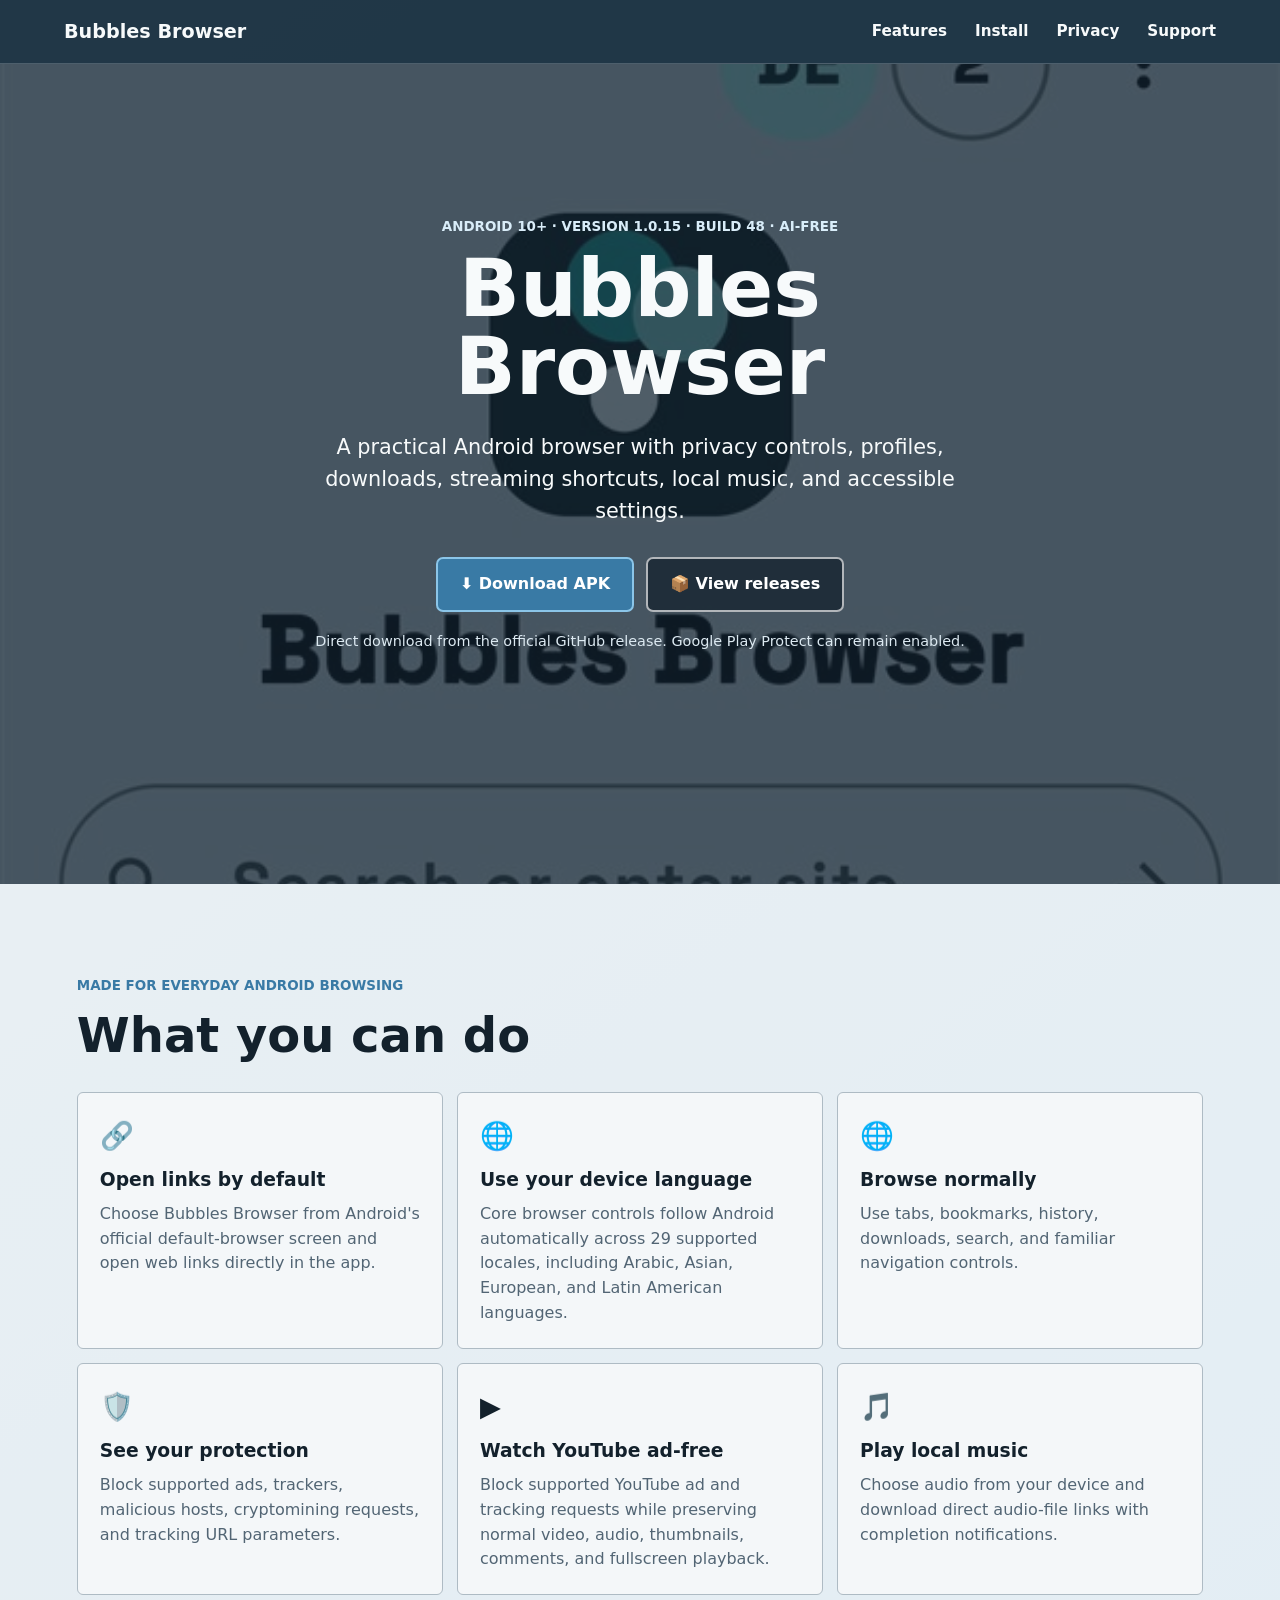
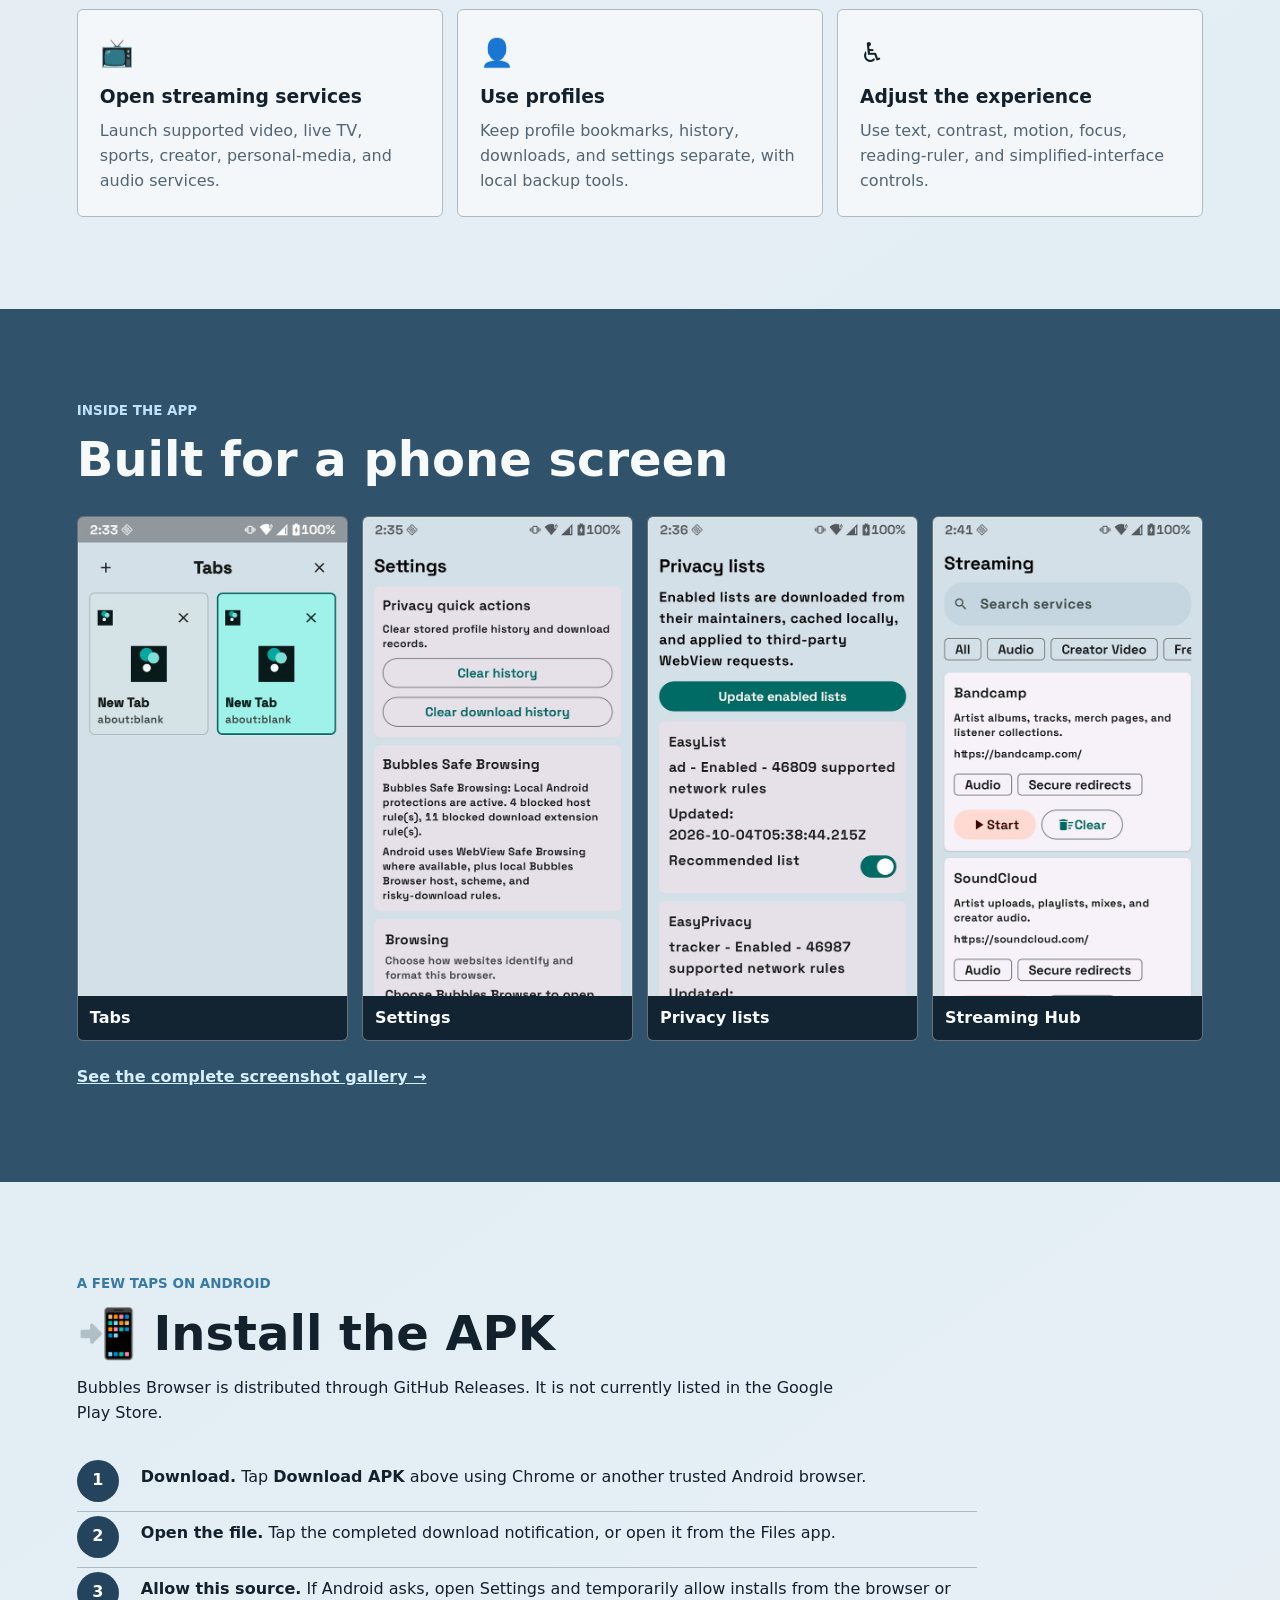
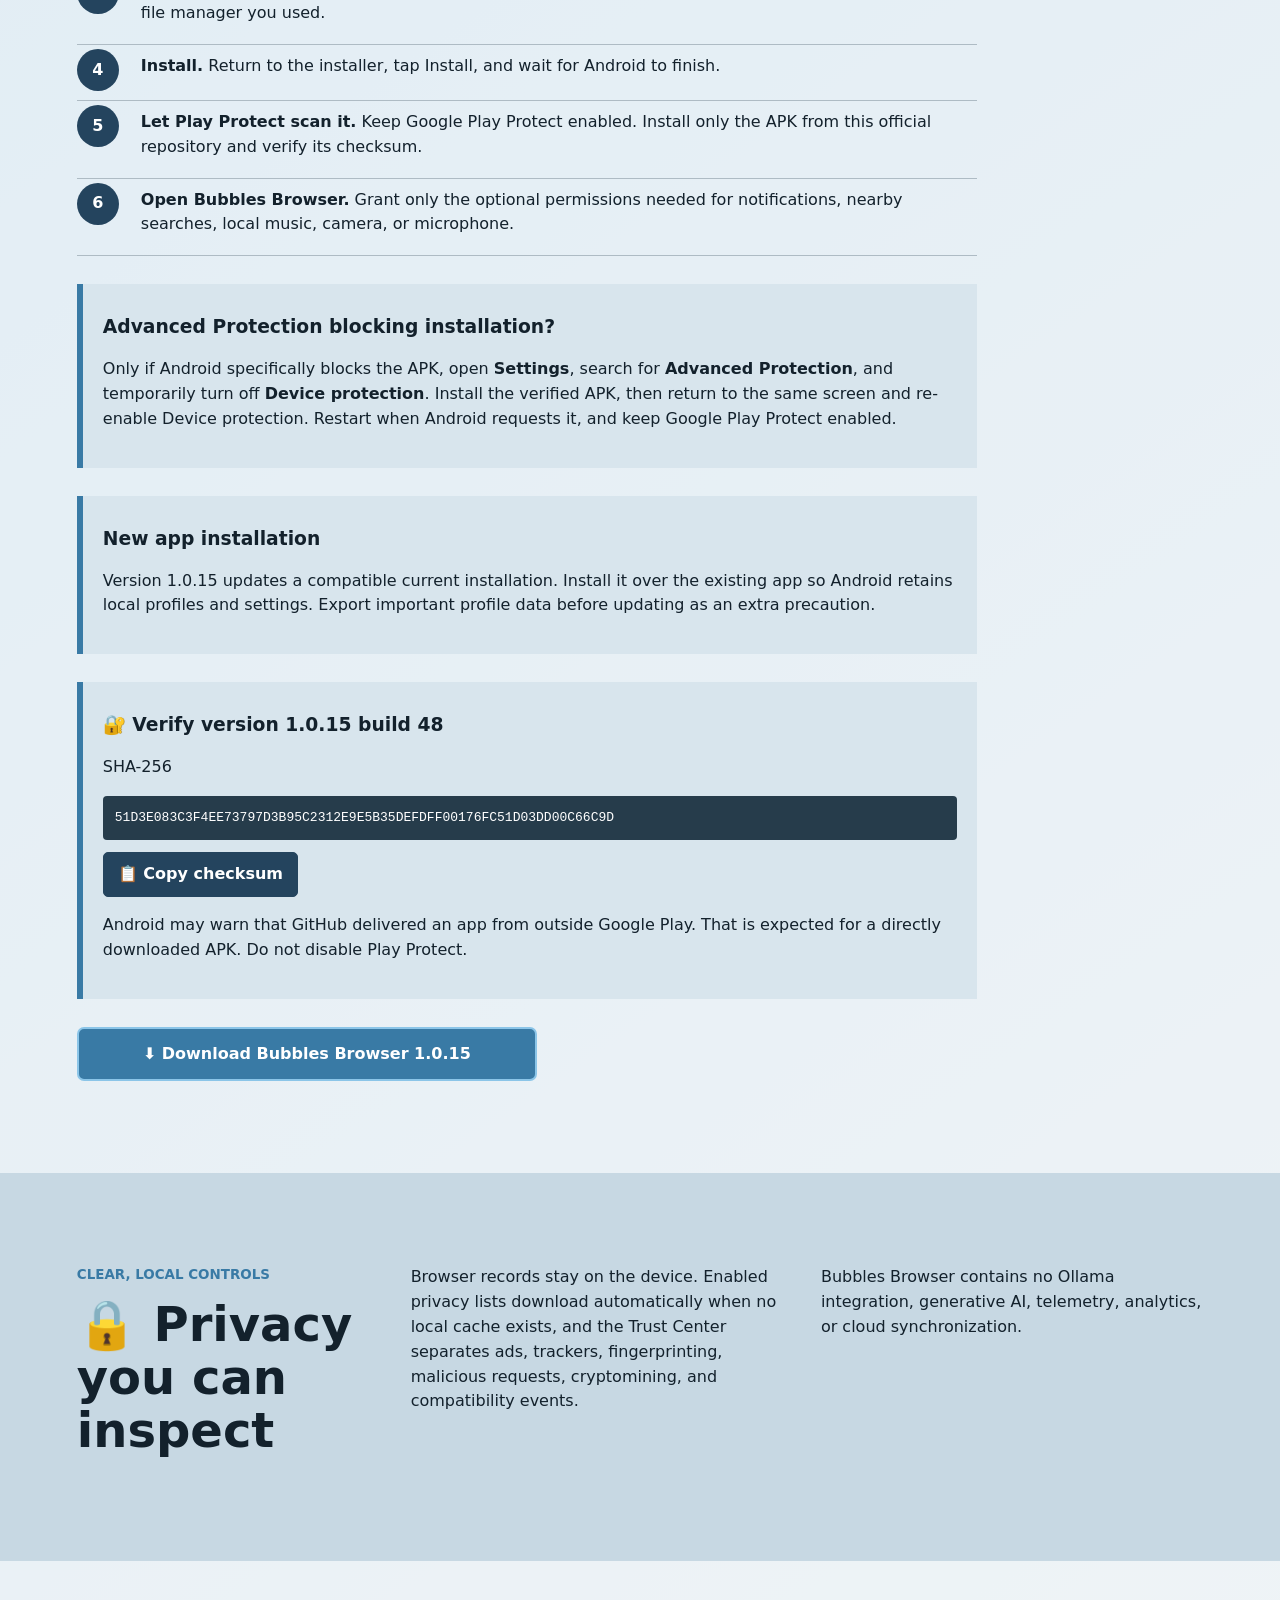
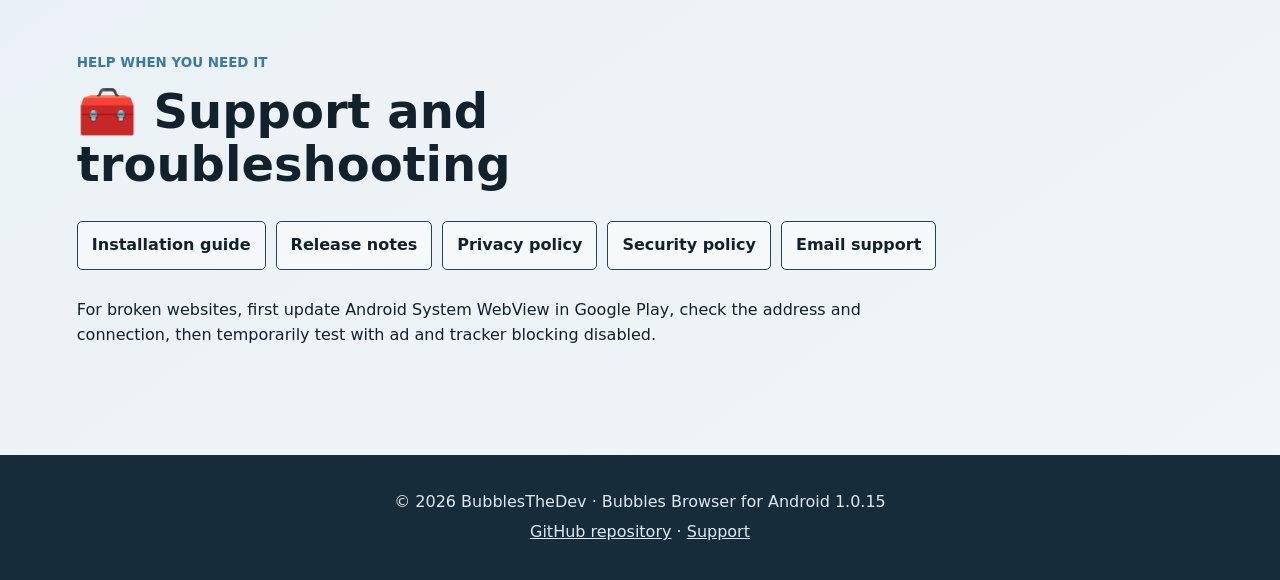
<file: index.html>
<!doctype html>
<html lang="en">
<head>
  <meta charset="utf-8">
  <meta name="viewport" content="width=device-width, initial-scale=1">
  <meta name="theme-color" content="#304d66">
  <meta name="description" content="Download Bubbles Browser for Android, an AI-free browser with privacy controls, media tools, profiles, and accessible settings.">
  <title>Bubbles Browser for Android</title>
  <link rel="manifest" href="site.webmanifest">
  <link rel="stylesheet" href="site.css">
  <script src="site.js" defer></script>
</head>
<body>
  <header class="site-header">
    <a class="brand" href="#top" aria-label="Bubbles Browser home">Bubbles Browser</a>
    <nav aria-label="Main navigation">
      <a href="#features">Features</a>
      <a href="#install">Install</a>
      <a href="privacy.html">Privacy</a>
      <a href="#support">Support</a>
    </nav>
  </header>

  <main id="top">
    <section class="hero" aria-labelledby="hero-title">
      <img src="docs/screenshots/01-home.jpg" alt="Bubbles Browser home screen on Android">
      <div class="hero-shade" aria-hidden="true"></div>
      <div class="hero-content">
        <p class="version">Android 10+ · Version 1.0.15 · Build 48 · AI-free</p>
        <h1 id="hero-title">Bubbles Browser</h1>
        <p>A practical Android browser with privacy controls, profiles, downloads, streaming shortcuts, local music, and accessible settings.</p>
        <div class="hero-actions">
          <a class="button primary" href="https://github.com/KernFerm/Bubbles-Browser-Android/releases/latest/download/Bubbles-Browser-Android-v1.0.15.apk">⬇️ Download APK</a>
          <a class="button secondary" href="https://github.com/KernFerm/Bubbles-Browser-Android/releases">📦 View releases</a>
        </div>
        <p class="hero-note">Direct download from the official GitHub release. Google Play Protect can remain enabled.</p>
      </div>
    </section>

    <section class="intro" id="features" aria-labelledby="features-title">
      <div class="section-heading">
        <p class="eyebrow">Made for everyday Android browsing</p>
        <h2 id="features-title">What you can do</h2>
      </div>
      <div class="feature-grid">
        <article><span aria-hidden="true">&#128279;</span><h3>Open links by default</h3><p>Choose Bubbles Browser from Android's official default-browser screen and open web links directly in the app.</p></article>
        <article><span aria-hidden="true">&#127760;</span><h3>Use your device language</h3><p>Core browser controls follow Android automatically across 29 supported locales, including Arabic, Asian, European, and Latin American languages.</p></article>
        <article><span aria-hidden="true">🌐</span><h3>Browse normally</h3><p>Use tabs, bookmarks, history, downloads, search, and familiar navigation controls.</p></article>
        <article><span aria-hidden="true">🛡️</span><h3>See your protection</h3><p>Block supported ads, trackers, malicious hosts, cryptomining requests, and tracking URL parameters.</p></article>
        <article><span aria-hidden="true">▶️</span><h3>Watch YouTube ad-free</h3><p>Block supported YouTube ad and tracking requests while preserving normal video, audio, thumbnails, comments, and fullscreen playback.</p></article>
        <article><span aria-hidden="true">🎵</span><h3>Play local music</h3><p>Choose audio from your device and download direct audio-file links with completion notifications.</p></article>
        <article><span aria-hidden="true">📺</span><h3>Open streaming services</h3><p>Launch supported video, live TV, sports, creator, personal-media, and audio services.</p></article>
        <article><span aria-hidden="true">👤</span><h3>Use profiles</h3><p>Keep profile bookmarks, history, downloads, and settings separate, with local backup tools.</p></article>
        <article><span aria-hidden="true">♿</span><h3>Adjust the experience</h3><p>Use text, contrast, motion, focus, reading-ruler, and simplified-interface controls.</p></article>
      </div>
    </section>

    <section class="screens" aria-labelledby="screens-title">
      <div class="section-heading">
        <p class="eyebrow">Inside the app</p>
        <h2 id="screens-title">Built for a phone screen</h2>
      </div>
      <div class="screen-strip">
        <figure><img loading="lazy" src="docs/screenshots/02-tabs.jpg" alt="Bubbles Browser tab manager"><figcaption>Tabs</figcaption></figure>
        <figure><img loading="lazy" src="docs/screenshots/09-settings-overview.jpg" alt="Bubbles Browser settings"><figcaption>Settings</figcaption></figure>
        <figure><img loading="lazy" src="docs/screenshots/13-privacy-lists.jpg" alt="Privacy lists in Bubbles Browser"><figcaption>Privacy lists</figcaption></figure>
        <figure><img loading="lazy" src="docs/screenshots/20-streaming-hub.jpg" alt="Streaming Hub in Bubbles Browser"><figcaption>Streaming Hub</figcaption></figure>
      </div>
      <a class="text-link" href="screenshots/">See the complete screenshot gallery →</a>
    </section>

    <section class="install" id="install" aria-labelledby="install-title">
      <div class="section-heading">
        <p class="eyebrow">A few taps on Android</p>
        <h2 id="install-title">📲 Install the APK</h2>
        <p>Bubbles Browser is distributed through GitHub Releases. It is not currently listed in the Google Play Store.</p>
      </div>
      <ol class="steps">
        <li><strong>Download.</strong> Tap <b>Download APK</b> above using Chrome or another trusted Android browser.</li>
        <li><strong>Open the file.</strong> Tap the completed download notification, or open it from the Files app.</li>
        <li><strong>Allow this source.</strong> If Android asks, open Settings and temporarily allow installs from the browser or file manager you used.</li>
        <li><strong>Install.</strong> Return to the installer, tap Install, and wait for Android to finish.</li>
        <li><strong>Let Play Protect scan it.</strong> Keep Google Play Protect enabled. Install only the APK from this official repository and verify its checksum.</li>
        <li><strong>Open Bubbles Browser.</strong> Grant only the optional permissions needed for notifications, nearby searches, local music, camera, or microphone.</li>
      </ol>
      <aside class="notice">
        <h3>Advanced Protection blocking installation?</h3>
        <p>Only if Android specifically blocks the APK, open <strong>Settings</strong>, search for <strong>Advanced Protection</strong>, and temporarily turn off <strong>Device protection</strong>. Install the verified APK, then return to the same screen and re-enable Device protection. Restart when Android requests it, and keep Google Play Protect enabled.</p>
      </aside>
      <aside class="notice">
        <h3>New app installation</h3>
        <p>Version 1.0.15 updates a compatible current installation. Install it over the existing app so Android retains local profiles and settings. Export important profile data before updating as an extra precaution.</p>
      </aside>
      <aside class="notice">
        <h3>🔐 Verify version 1.0.15 build 48</h3>
        <p>SHA-256</p>
        <code id="apk-checksum">51D3E083C3F4EE73797D3B95C2312E9E5B35DEFDFF00176FC51D03DD00C66C9D</code>
        <button class="copy-button" type="button" data-copy-target="apk-checksum">📋 Copy checksum</button>
        <span class="copy-status" role="status" aria-live="polite"></span>
        <p>Android may warn that GitHub delivered an app from outside Google Play. That is expected for a directly downloaded APK. Do not disable Play Protect.</p>
      </aside>
      <a class="button primary standalone" href="https://github.com/KernFerm/Bubbles-Browser-Android/releases/latest/download/Bubbles-Browser-Android-v1.0.15.apk">⬇️ Download Bubbles Browser 1.0.15</a>
    </section>

    <section class="privacy" aria-labelledby="privacy-title">
      <div>
        <p class="eyebrow">Clear, local controls</p>
        <h2 id="privacy-title">🔒 Privacy you can inspect</h2>
      </div>
      <p>Browser records stay on the device. Enabled privacy lists download automatically when no local cache exists, and the Trust Center separates ads, trackers, fingerprinting, malicious requests, cryptomining, and compatibility events.</p>
      <p>Bubbles Browser contains no Ollama integration, generative AI, telemetry, analytics, or cloud synchronization.</p>
    </section>

    <section class="support" id="support" aria-labelledby="support-title">
      <div class="section-heading">
        <p class="eyebrow">Help when you need it</p>
        <h2 id="support-title">🧰 Support and troubleshooting</h2>
      </div>
      <div class="support-links">
        <a href="docs/INSTALLATION.md">Installation guide</a>
        <a href="docs/RELEASE.md">Release notes</a>
        <a href="privacy.html">Privacy policy</a>
        <a href="SECURITY.md">Security policy</a>
        <a href="mailto:support.bubblesthedev.webbrowser@gmail.com">Email support</a>
      </div>
      <p>For broken websites, first update Android System WebView in Google Play, check the address and connection, then temporarily test with ad and tracker blocking disabled.</p>
    </section>
  </main>

  <footer>
    <p>© <span id="current-year">2026</span> BubblesTheDev · Bubbles Browser for Android 1.0.15</p>
    <p><a href="https://github.com/KernFerm/Bubbles-Browser-Android">GitHub repository</a> · <a href="mailto:support.bubblesthedev.webbrowser@gmail.com">Support</a></p>
  </footer>
</body>
</html>
</file>
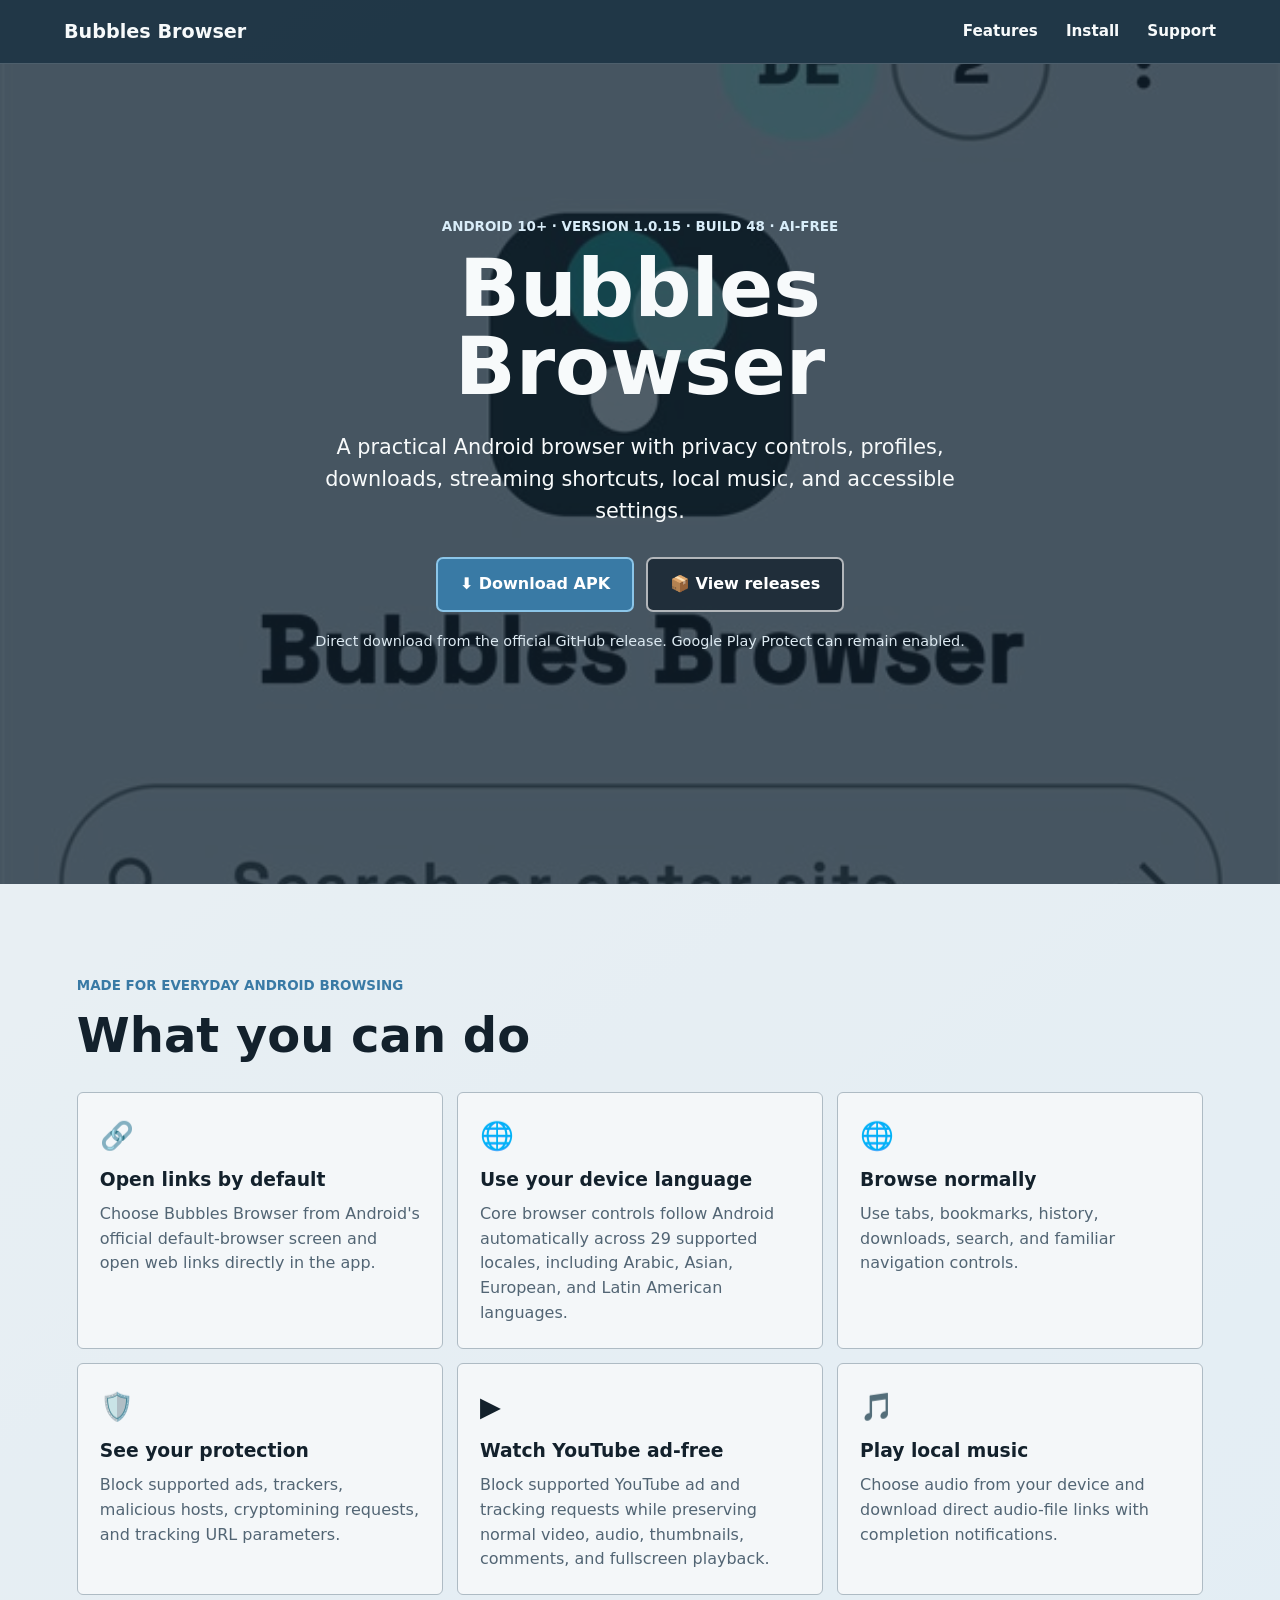
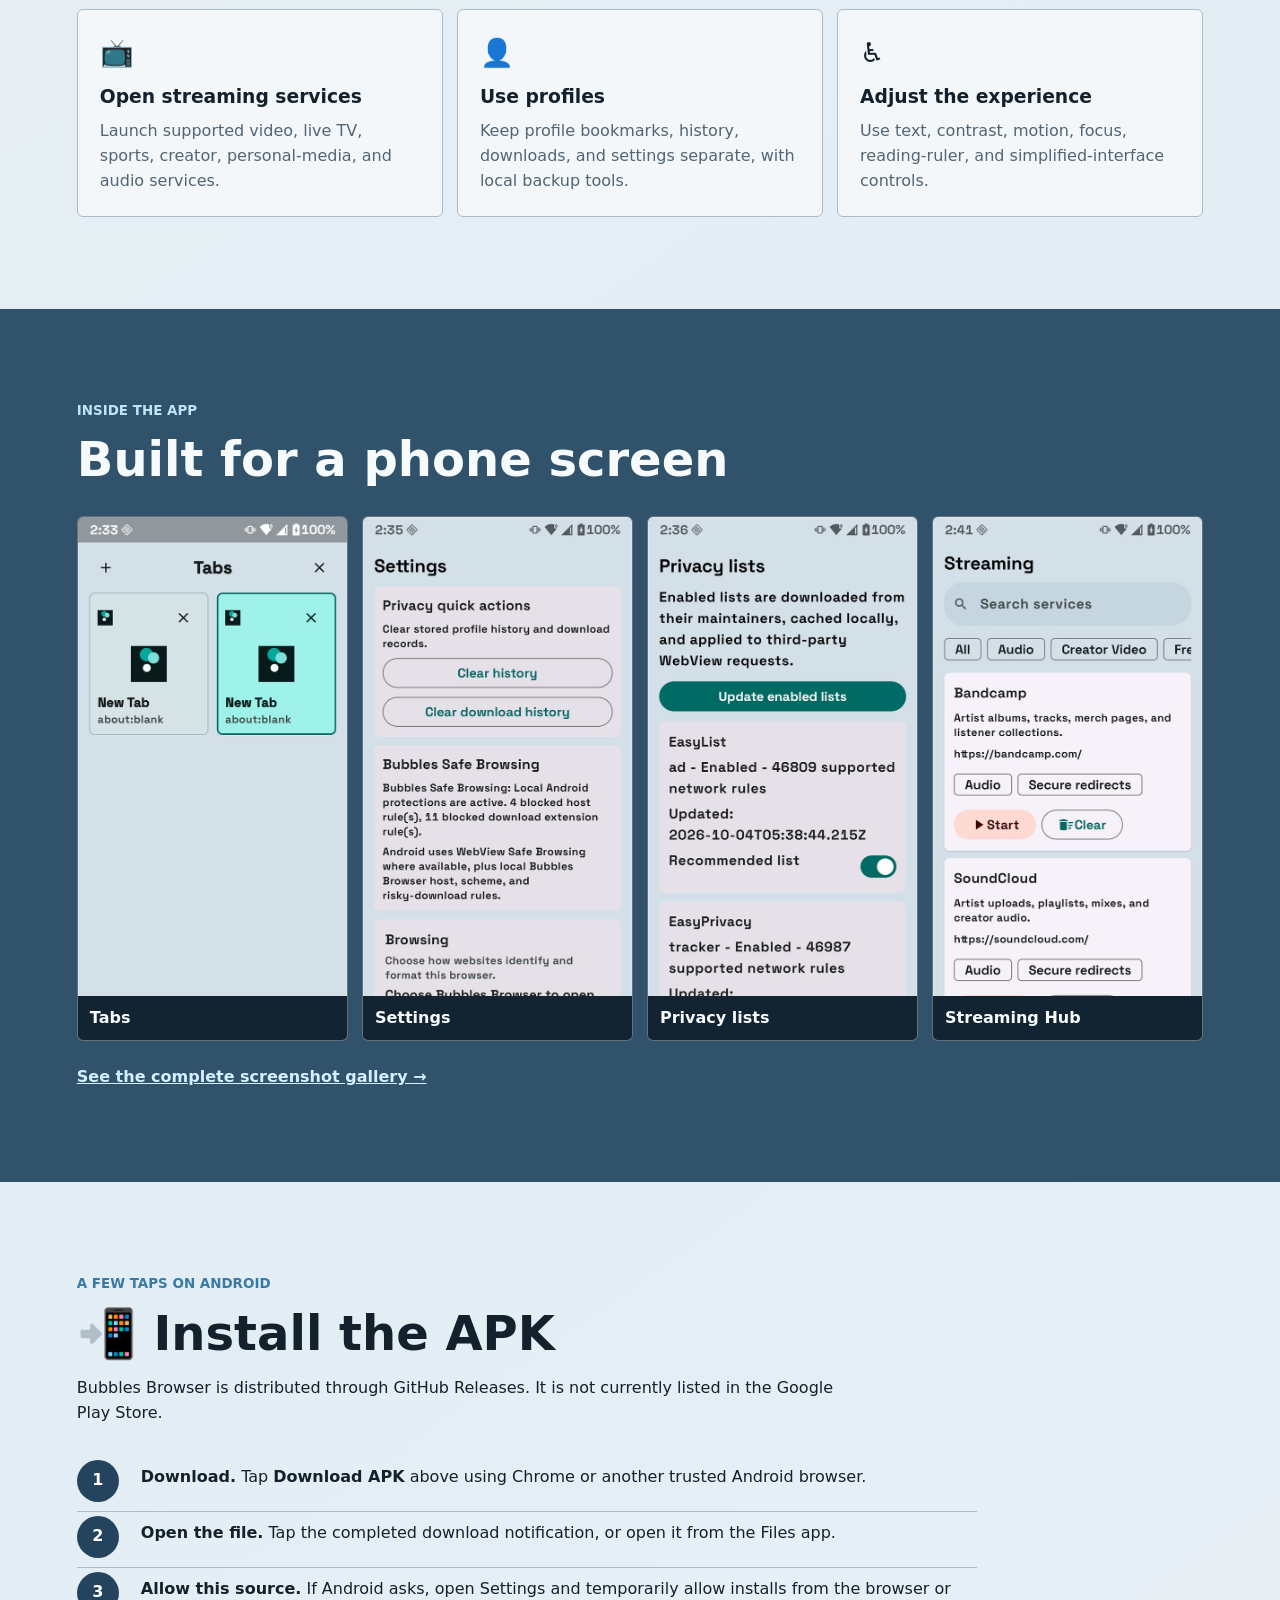
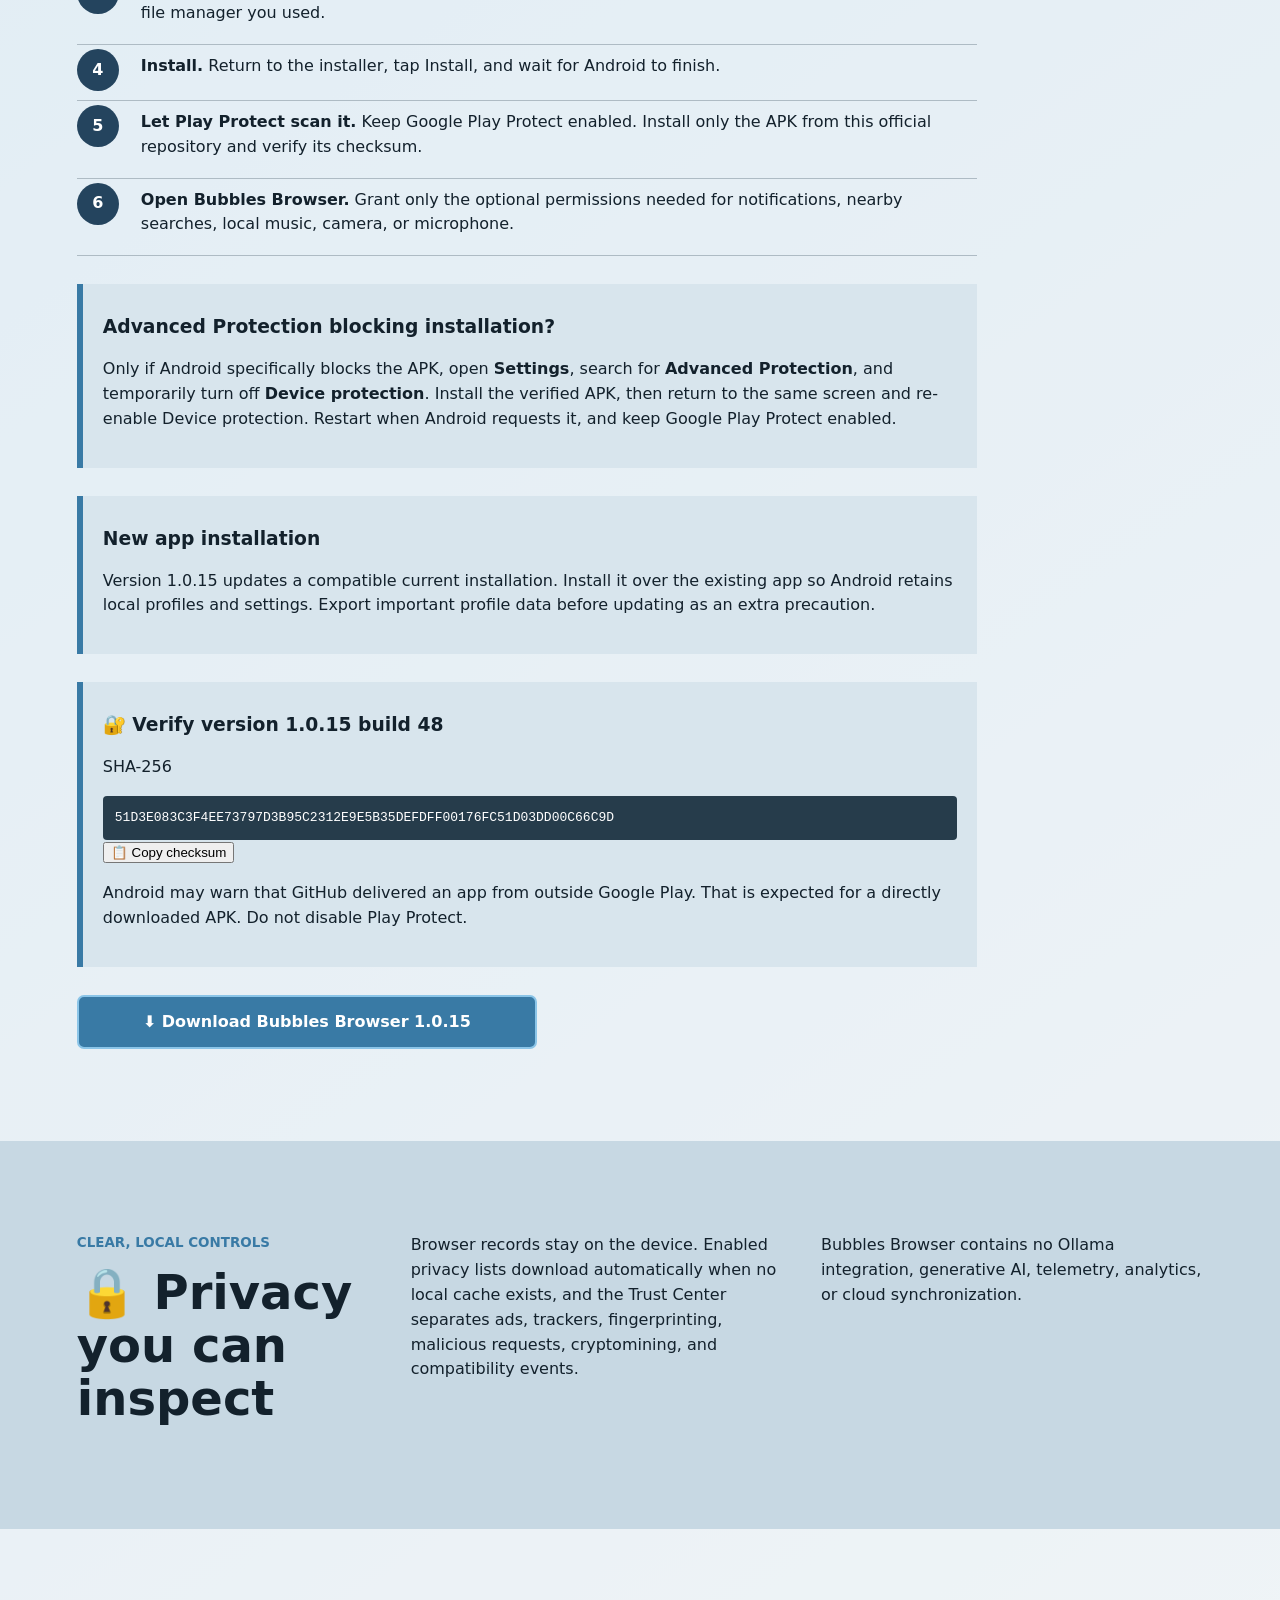
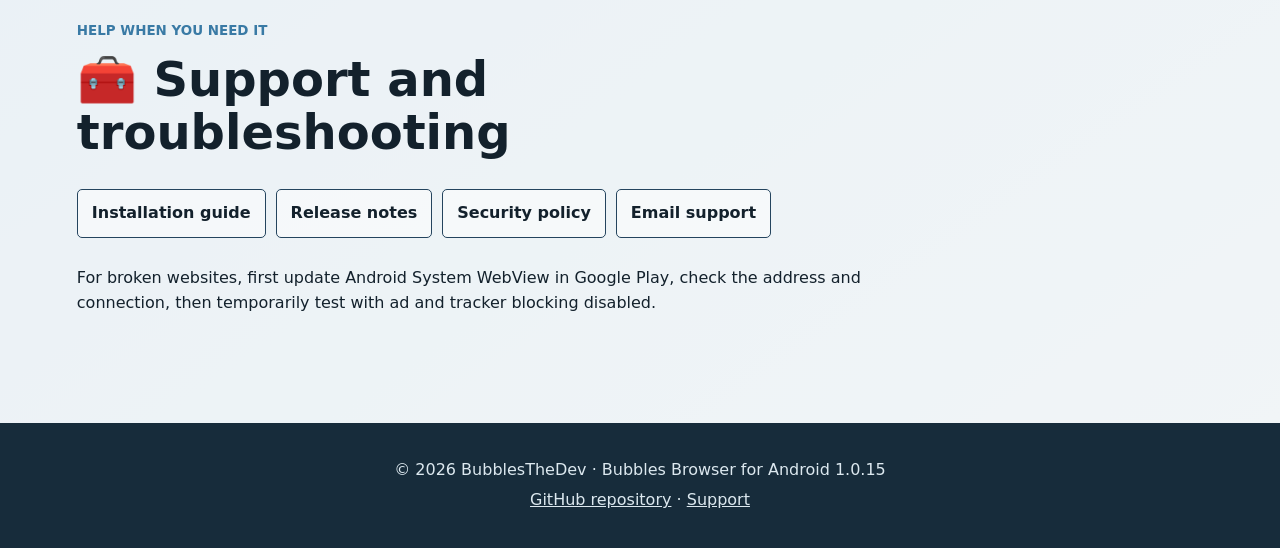
<file: docs/index.html>
<!doctype html>
<html lang="en">
<head>
  <meta charset="utf-8">
  <meta name="viewport" content="width=device-width, initial-scale=1">
  <meta name="theme-color" content="#304d66">
  <meta name="description" content="Download Bubbles Browser for Android, an AI-free browser with privacy controls, media tools, profiles, and accessible settings.">
  <title>Bubbles Browser for Android</title>
  <link rel="manifest" href="site.webmanifest">
  <link rel="stylesheet" href="site.css">
  <script src="site.js" defer></script>
</head>
<body>
  <header class="site-header">
    <a class="brand" href="#top" aria-label="Bubbles Browser home">Bubbles Browser</a>
    <nav aria-label="Main navigation">
      <a href="#features">Features</a>
      <a href="#install">Install</a>
      <a href="#support">Support</a>
    </nav>
  </header>

  <main id="top">
    <section class="hero" aria-labelledby="hero-title">
      <img src="screenshots/01-home.jpg" alt="Bubbles Browser home screen on Android">
      <div class="hero-shade" aria-hidden="true"></div>
      <div class="hero-content">
        <p class="version">Android 10+ · Version 1.0.15 · Build 48 · AI-free</p>
        <h1 id="hero-title">Bubbles Browser</h1>
        <p>A practical Android browser with privacy controls, profiles, downloads, streaming shortcuts, local music, and accessible settings.</p>
        <div class="hero-actions">
          <a class="button primary" href="https://github.com/KernFerm/Bubbles-Browser-Android/releases/latest/download/Bubbles-Browser-Android-v1.0.15.apk">⬇️ Download APK</a>
          <a class="button secondary" href="https://github.com/KernFerm/Bubbles-Browser-Android/releases">📦 View releases</a>
        </div>
        <p class="hero-note">Direct download from the official GitHub release. Google Play Protect can remain enabled.</p>
      </div>
    </section>

    <section class="intro" id="features" aria-labelledby="features-title">
      <div class="section-heading">
        <p class="eyebrow">Made for everyday Android browsing</p>
        <h2 id="features-title">What you can do</h2>
      </div>
      <div class="feature-grid">
        <article><span aria-hidden="true">&#128279;</span><h3>Open links by default</h3><p>Choose Bubbles Browser from Android's official default-browser screen and open web links directly in the app.</p></article>
        <article><span aria-hidden="true">&#127760;</span><h3>Use your device language</h3><p>Core browser controls follow Android automatically across 29 supported locales, including Arabic, Asian, European, and Latin American languages.</p></article>
        <article><span aria-hidden="true">🌐</span><h3>Browse normally</h3><p>Use tabs, bookmarks, history, downloads, search, and familiar navigation controls.</p></article>
        <article><span aria-hidden="true">🛡️</span><h3>See your protection</h3><p>Block supported ads, trackers, malicious hosts, cryptomining requests, and tracking URL parameters.</p></article>
        <article><span aria-hidden="true">▶️</span><h3>Watch YouTube ad-free</h3><p>Block supported YouTube ad and tracking requests while preserving normal video, audio, thumbnails, comments, and fullscreen playback.</p></article>
        <article><span aria-hidden="true">🎵</span><h3>Play local music</h3><p>Choose audio from your device and download direct audio-file links with completion notifications.</p></article>
        <article><span aria-hidden="true">📺</span><h3>Open streaming services</h3><p>Launch supported video, live TV, sports, creator, personal-media, and audio services.</p></article>
        <article><span aria-hidden="true">👤</span><h3>Use profiles</h3><p>Keep profile bookmarks, history, downloads, and settings separate, with local backup tools.</p></article>
        <article><span aria-hidden="true">♿</span><h3>Adjust the experience</h3><p>Use text, contrast, motion, focus, reading-ruler, and simplified-interface controls.</p></article>
      </div>
    </section>

    <section class="screens" aria-labelledby="screens-title">
      <div class="section-heading">
        <p class="eyebrow">Inside the app</p>
        <h2 id="screens-title">Built for a phone screen</h2>
      </div>
      <div class="screen-strip">
        <figure><img loading="lazy" src="screenshots/02-tabs.jpg" alt="Bubbles Browser tab manager"><figcaption>Tabs</figcaption></figure>
        <figure><img loading="lazy" src="screenshots/09-settings-overview.jpg" alt="Bubbles Browser settings"><figcaption>Settings</figcaption></figure>
        <figure><img loading="lazy" src="screenshots/13-privacy-lists.jpg" alt="Privacy lists in Bubbles Browser"><figcaption>Privacy lists</figcaption></figure>
        <figure><img loading="lazy" src="screenshots/20-streaming-hub.jpg" alt="Streaming Hub in Bubbles Browser"><figcaption>Streaming Hub</figcaption></figure>
      </div>
      <a class="text-link" href="screenshots/">See the complete screenshot gallery →</a>
    </section>

    <section class="install" id="install" aria-labelledby="install-title">
      <div class="section-heading">
        <p class="eyebrow">A few taps on Android</p>
        <h2 id="install-title">📲 Install the APK</h2>
        <p>Bubbles Browser is distributed through GitHub Releases. It is not currently listed in the Google Play Store.</p>
      </div>
      <ol class="steps">
        <li><strong>Download.</strong> Tap <b>Download APK</b> above using Chrome or another trusted Android browser.</li>
        <li><strong>Open the file.</strong> Tap the completed download notification, or open it from the Files app.</li>
        <li><strong>Allow this source.</strong> If Android asks, open Settings and temporarily allow installs from the browser or file manager you used.</li>
        <li><strong>Install.</strong> Return to the installer, tap Install, and wait for Android to finish.</li>
        <li><strong>Let Play Protect scan it.</strong> Keep Google Play Protect enabled. Install only the APK from this official repository and verify its checksum.</li>
        <li><strong>Open Bubbles Browser.</strong> Grant only the optional permissions needed for notifications, nearby searches, local music, camera, or microphone.</li>
      </ol>
      <aside class="notice">
        <h3>Advanced Protection blocking installation?</h3>
        <p>Only if Android specifically blocks the APK, open <strong>Settings</strong>, search for <strong>Advanced Protection</strong>, and temporarily turn off <strong>Device protection</strong>. Install the verified APK, then return to the same screen and re-enable Device protection. Restart when Android requests it, and keep Google Play Protect enabled.</p>
      </aside>
      <aside class="notice">
        <h3>New app installation</h3>
        <p>Version 1.0.15 updates a compatible current installation. Install it over the existing app so Android retains local profiles and settings. Export important profile data before updating as an extra precaution.</p>
      </aside>
      <aside class="notice">
        <h3>🔐 Verify version 1.0.15 build 48</h3>
        <p>SHA-256</p>
        <code id="apk-checksum">51D3E083C3F4EE73797D3B95C2312E9E5B35DEFDFF00176FC51D03DD00C66C9D</code>
        <button class="copy-button" type="button" data-copy-target="apk-checksum">📋 Copy checksum</button>
        <span class="copy-status" role="status" aria-live="polite"></span>
        <p>Android may warn that GitHub delivered an app from outside Google Play. That is expected for a directly downloaded APK. Do not disable Play Protect.</p>
      </aside>
      <a class="button primary standalone" href="https://github.com/KernFerm/Bubbles-Browser-Android/releases/latest/download/Bubbles-Browser-Android-v1.0.15.apk">⬇️ Download Bubbles Browser 1.0.15</a>
    </section>

    <section class="privacy" aria-labelledby="privacy-title">
      <div>
        <p class="eyebrow">Clear, local controls</p>
        <h2 id="privacy-title">🔒 Privacy you can inspect</h2>
      </div>
      <p>Browser records stay on the device. Enabled privacy lists download automatically when no local cache exists, and the Trust Center separates ads, trackers, fingerprinting, malicious requests, cryptomining, and compatibility events.</p>
      <p>Bubbles Browser contains no Ollama integration, generative AI, telemetry, analytics, or cloud synchronization.</p>
    </section>

    <section class="support" id="support" aria-labelledby="support-title">
      <div class="section-heading">
        <p class="eyebrow">Help when you need it</p>
        <h2 id="support-title">🧰 Support and troubleshooting</h2>
      </div>
      <div class="support-links">
        <a href="INSTALLATION.md">Installation guide</a>
        <a href="RELEASE.md">Release notes</a>
        <a href="SECURITY.md">Security policy</a>
        <a href="mailto:support.bubblesthedev.webbrowser@gmail.com">Email support</a>
      </div>
      <p>For broken websites, first update Android System WebView in Google Play, check the address and connection, then temporarily test with ad and tracker blocking disabled.</p>
    </section>
  </main>

  <footer>
    <p>© <span id="current-year">2026</span> BubblesTheDev · Bubbles Browser for Android 1.0.15</p>
    <p><a href="https://github.com/KernFerm/Bubbles-Browser-Android">GitHub repository</a> · <a href="mailto:support.bubblesthedev.webbrowser@gmail.com">Support</a></p>
  </footer>
</body>
</html>
</file>
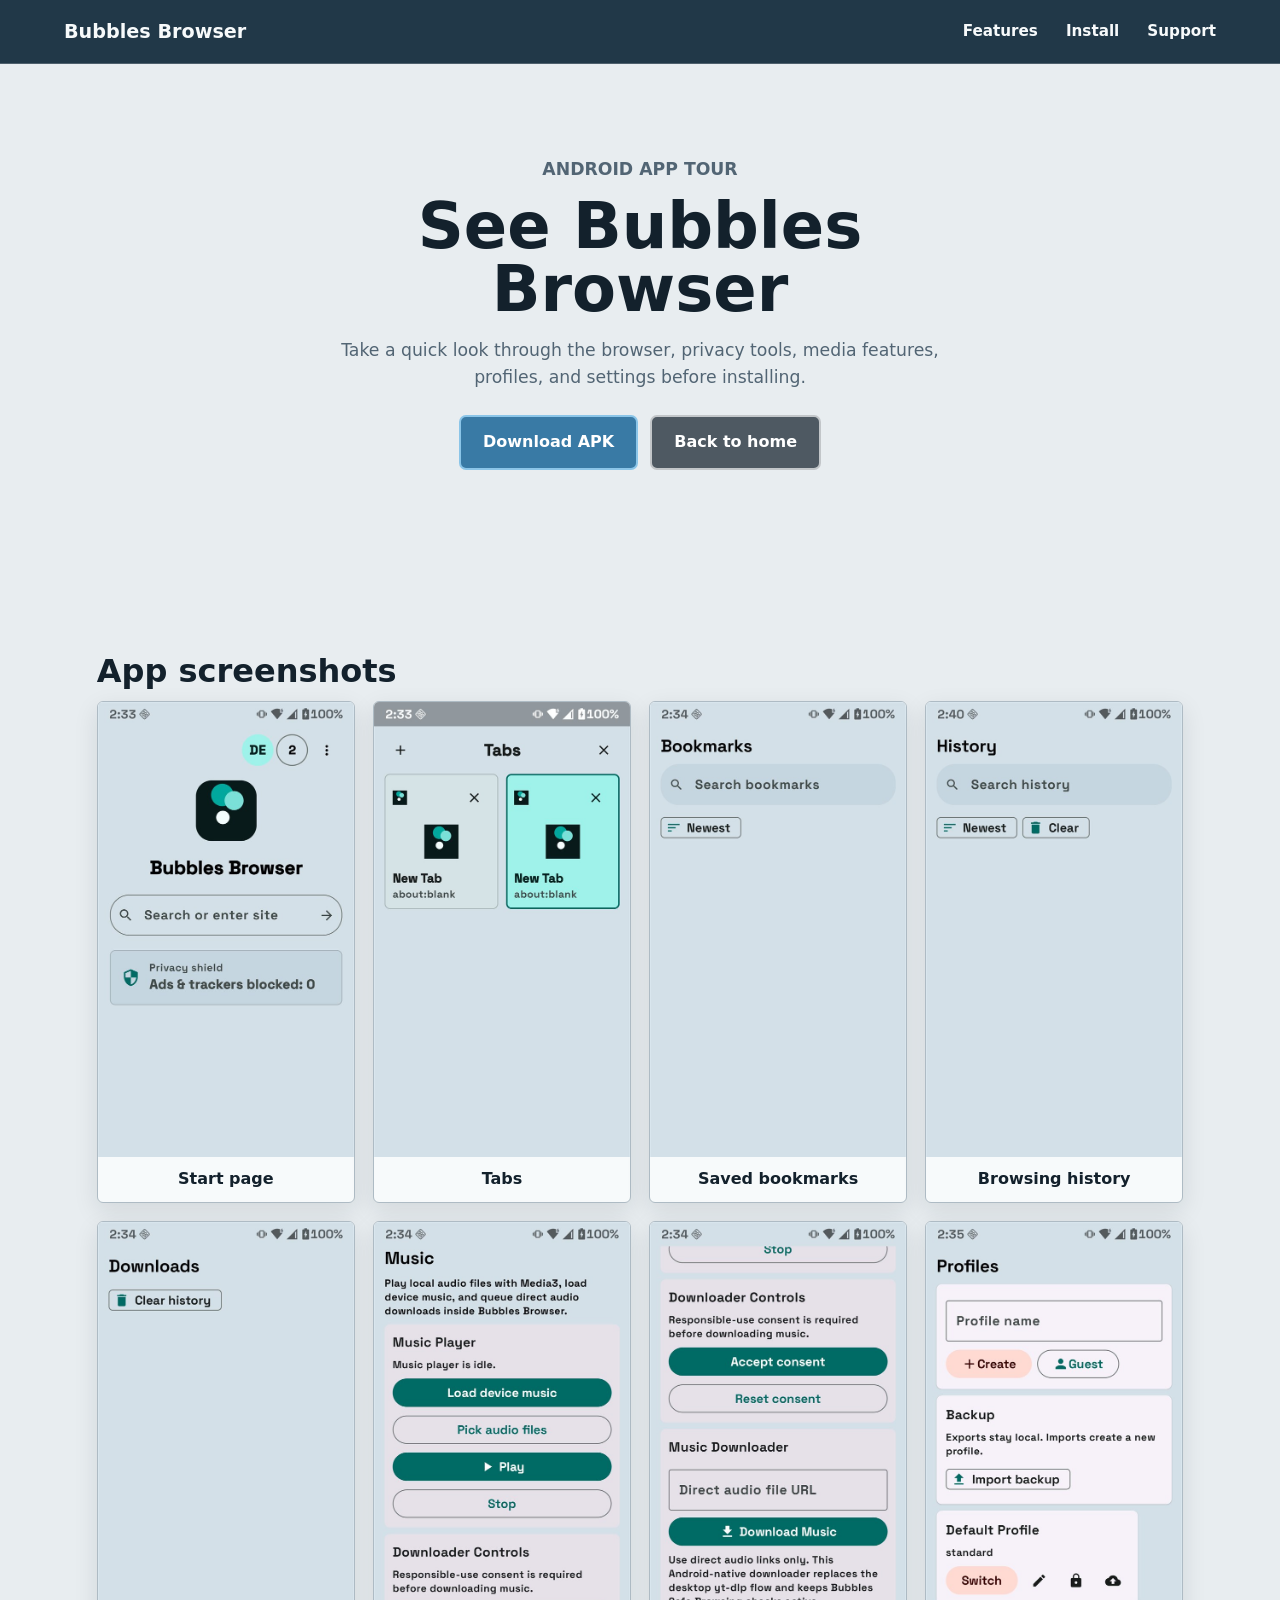
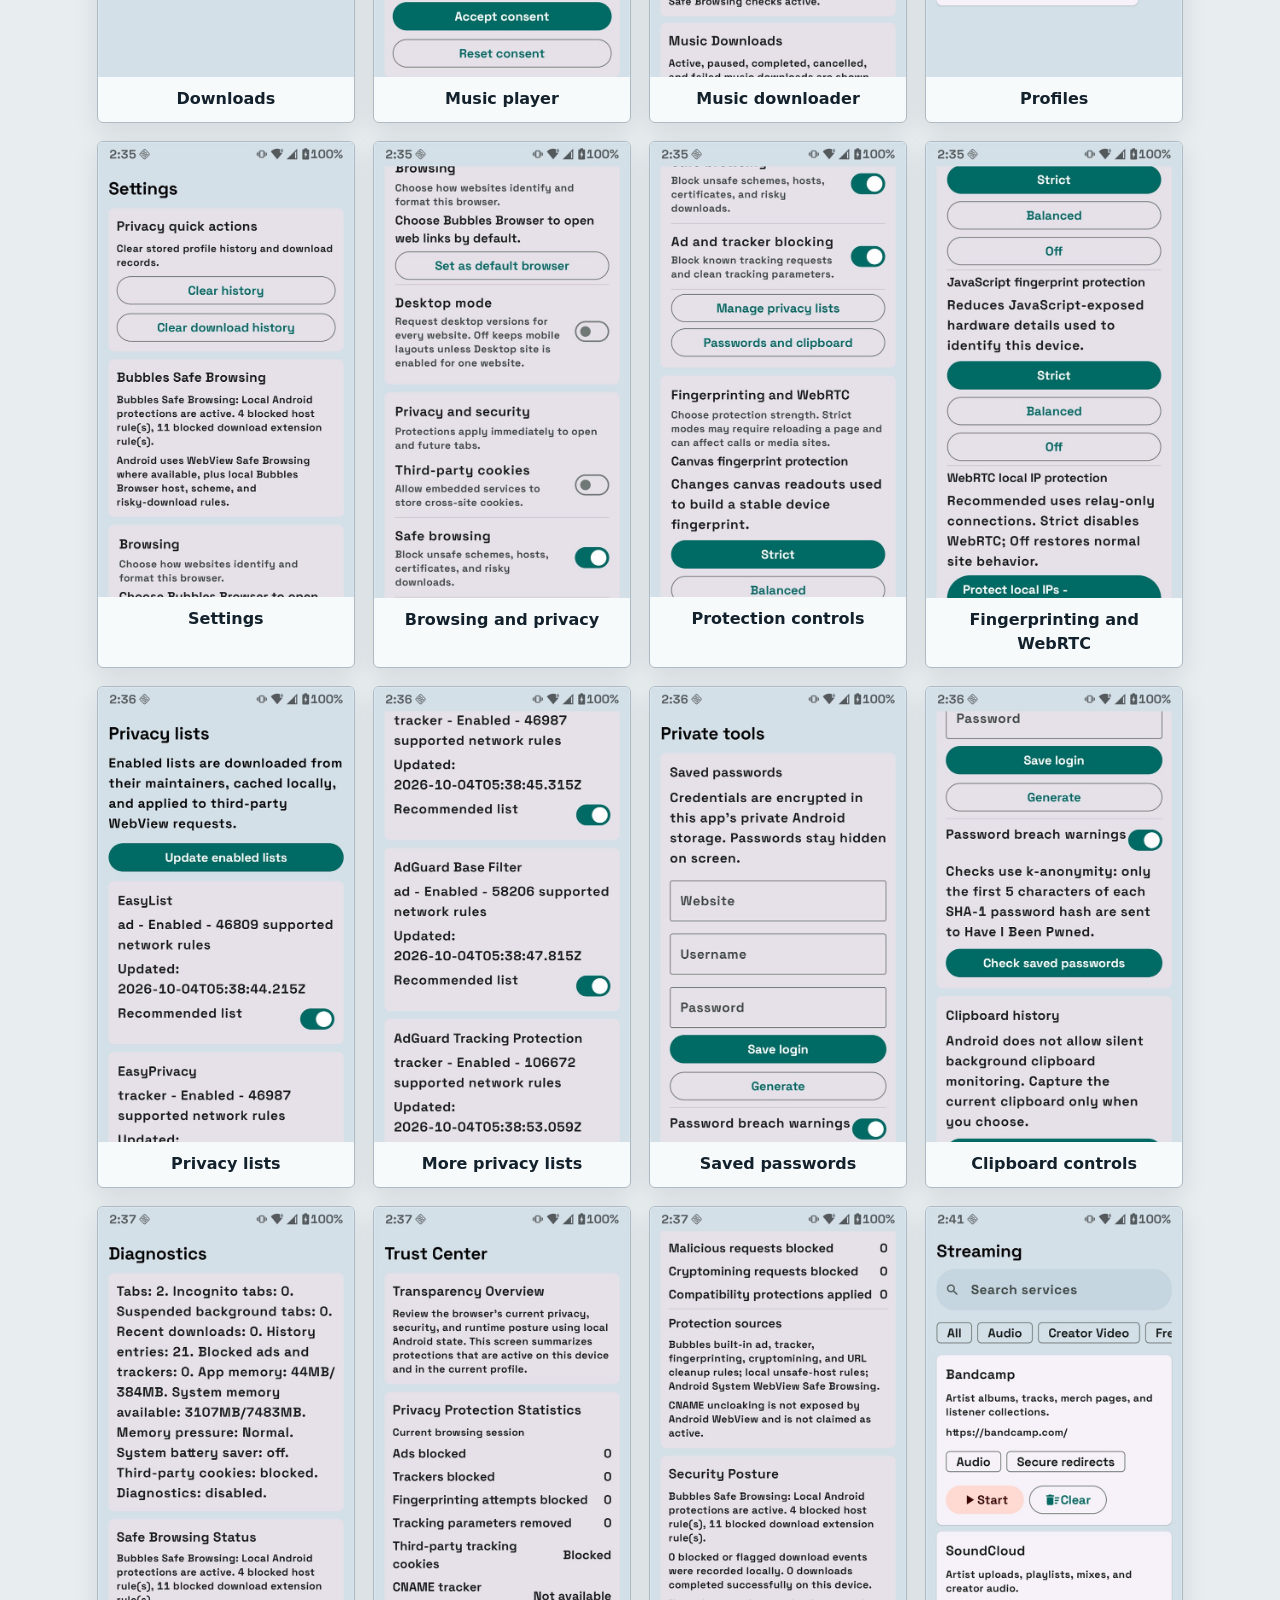
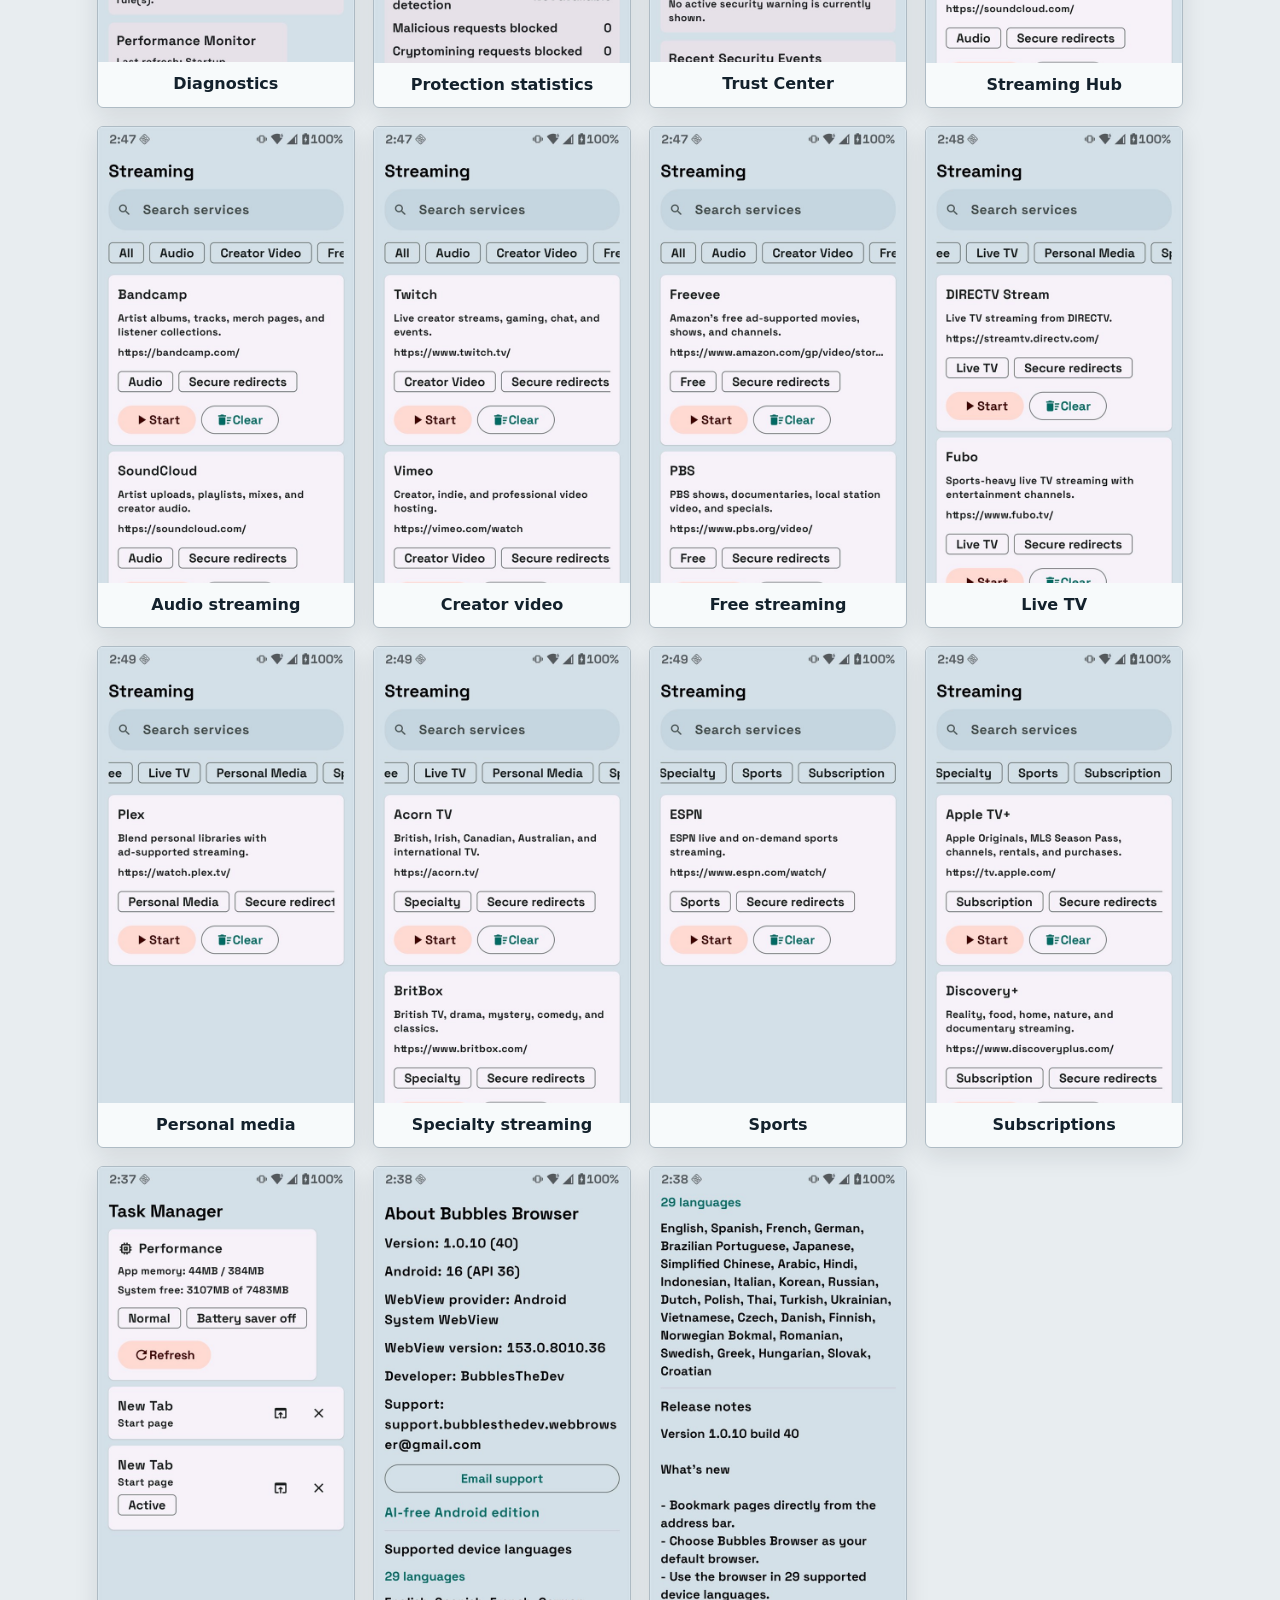
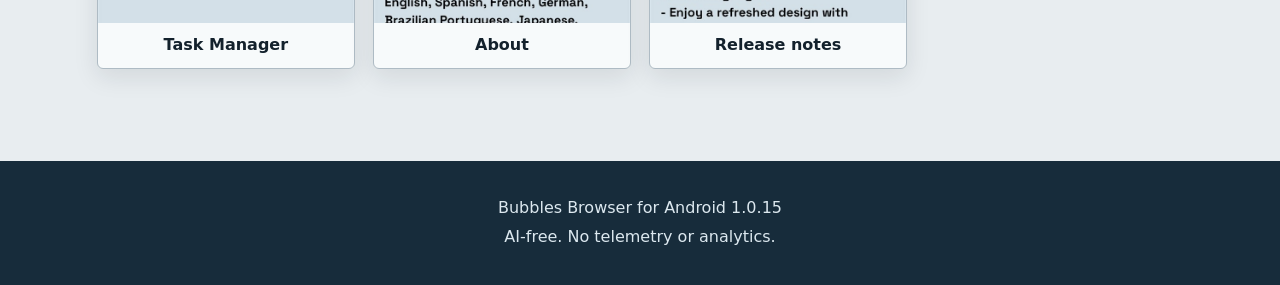
<file: screenshots/index.html>
<!doctype html>
<html lang="en">
<head>
  <meta charset="utf-8">
  <meta name="viewport" content="width=device-width, initial-scale=1">
  <meta name="description" content="Explore Bubbles Browser for Android through screenshots of browsing, privacy, downloads, music, profiles, and settings.">
  <title>Screenshots | Bubbles Browser for Android</title>
  <link rel="stylesheet" href="../site.css">
</head>
<body class="gallery-page">
  <header class="site-header">
    <a class="brand" href="../">Bubbles Browser</a>
    <nav aria-label="Gallery navigation"><a href="../#features">Features</a><a href="../#install">Install</a><a href="../#support">Support</a></nav>
  </header>
  <main>
    <section class="gallery-intro">
      <p class="eyebrow">Android app tour</p>
      <h1>See Bubbles Browser</h1>
      <p>Take a quick look through the browser, privacy tools, media features, profiles, and settings before installing.</p>
      <div class="gallery-actions"><a class="button primary" href="https://github.com/KernFerm/Bubbles-Browser-Android/releases/latest/download/Bubbles-Browser-Android-v1.0.15.apk">Download APK</a><a class="button secondary" href="../">Back to home</a></div>
    </section>
    <section class="gallery-section" aria-labelledby="gallery-title">
      <h2 id="gallery-title">App screenshots</h2>
      <div class="gallery-grid">
        <figure><img loading="lazy" src="../docs/screenshots/01-home.jpg" alt="Bubbles Browser start page"><figcaption>Start page</figcaption></figure>
        <figure><img loading="lazy" src="../docs/screenshots/02-tabs.jpg" alt="Bubbles Browser tab manager"><figcaption>Tabs</figcaption></figure>
        <figure><img loading="lazy" src="../docs/screenshots/03-bookmarks.jpg" alt="Saved bookmarks"><figcaption>Saved bookmarks</figcaption></figure>
        <figure><img loading="lazy" src="../docs/screenshots/04-history.jpg" alt="Browsing history"><figcaption>Browsing history</figcaption></figure>
        <figure><img loading="lazy" src="../docs/screenshots/05-downloads.jpg" alt="Downloaded files"><figcaption>Downloads</figcaption></figure>
        <figure><img loading="lazy" src="../docs/screenshots/06-music-player.jpg" alt="Local music player"><figcaption>Music player</figcaption></figure>
        <figure><img loading="lazy" src="../docs/screenshots/07-music-downloader.jpg" alt="Direct audio downloader"><figcaption>Music downloader</figcaption></figure>
        <figure><img loading="lazy" src="../docs/screenshots/08-profiles.jpg" alt="Local browser profiles"><figcaption>Profiles</figcaption></figure>
        <figure><img loading="lazy" src="../docs/screenshots/09-settings-overview.jpg" alt="Browser settings overview"><figcaption>Settings</figcaption></figure>
        <figure><img loading="lazy" src="../docs/screenshots/10-settings-browsing-privacy.jpg" alt="Browsing and privacy settings"><figcaption>Browsing and privacy</figcaption></figure>
        <figure><img loading="lazy" src="../docs/screenshots/11-settings-protections.jpg" alt="Ad blocking and fingerprinting protections"><figcaption>Protection controls</figcaption></figure>
        <figure><img loading="lazy" src="../docs/screenshots/12-settings-fingerprinting-webrtc.jpg" alt="Fingerprinting and WebRTC settings"><figcaption>Fingerprinting and WebRTC</figcaption></figure>
        <figure><img loading="lazy" src="../docs/screenshots/13-privacy-lists.jpg" alt="Installed privacy lists"><figcaption>Privacy lists</figcaption></figure>
        <figure><img loading="lazy" src="../docs/screenshots/14-privacy-lists-more.jpg" alt="Additional privacy lists"><figcaption>More privacy lists</figcaption></figure>
        <figure><img loading="lazy" src="../docs/screenshots/15-private-tools-passwords.jpg" alt="Encrypted saved-password tools"><figcaption>Saved passwords</figcaption></figure>
        <figure><img loading="lazy" src="../docs/screenshots/16-private-tools-clipboard.jpg" alt="Private clipboard tools"><figcaption>Clipboard controls</figcaption></figure>
        <figure><img loading="lazy" src="../docs/screenshots/17-diagnostics.jpg" alt="Browser diagnostics"><figcaption>Diagnostics</figcaption></figure>
        <figure><img loading="lazy" src="../docs/screenshots/18-trust-center-stats.jpg" alt="Privacy protection statistics"><figcaption>Protection statistics</figcaption></figure>
        <figure><img loading="lazy" src="../docs/screenshots/19-trust-center-details.jpg" alt="Trust Center details"><figcaption>Trust Center</figcaption></figure>
        <figure><img loading="lazy" src="../docs/screenshots/20-streaming-hub.jpg" alt="Streaming Hub service search and categories"><figcaption>Streaming Hub</figcaption></figure>
        <figure><img loading="lazy" src="../docs/screenshots/21-streaming-audio.jpg" alt="Streaming Hub Audio tab"><figcaption>Audio streaming</figcaption></figure>
        <figure><img loading="lazy" src="../docs/screenshots/22-streaming-creator-video.jpg" alt="Streaming Hub Creator Video tab"><figcaption>Creator video</figcaption></figure>
        <figure><img loading="lazy" src="../docs/screenshots/23-streaming-free.jpg" alt="Streaming Hub Free tab"><figcaption>Free streaming</figcaption></figure>
        <figure><img loading="lazy" src="../docs/screenshots/24-streaming-live-tv.jpg" alt="Streaming Hub Live TV tab"><figcaption>Live TV</figcaption></figure>
        <figure><img loading="lazy" src="../docs/screenshots/25-streaming-personal-media.jpg" alt="Streaming Hub Personal Media tab"><figcaption>Personal media</figcaption></figure>
        <figure><img loading="lazy" src="../docs/screenshots/26-streaming-specialty.jpg" alt="Streaming Hub Specialty tab"><figcaption>Specialty streaming</figcaption></figure>
        <figure><img loading="lazy" src="../docs/screenshots/27-streaming-sports.jpg" alt="Streaming Hub Sports tab"><figcaption>Sports</figcaption></figure>
        <figure><img loading="lazy" src="../docs/screenshots/28-streaming-subscription.jpg" alt="Streaming Hub Subscription tab"><figcaption>Subscriptions</figcaption></figure>
        <figure><img loading="lazy" src="../docs/screenshots/29-task-manager.jpg" alt="Browser task manager"><figcaption>Task Manager</figcaption></figure>
        <figure><img loading="lazy" src="../docs/screenshots/30-about.jpg" alt="About Bubbles Browser"><figcaption>About</figcaption></figure>
        <figure><img loading="lazy" src="../docs/screenshots/31-release-notes.jpg" alt="Release notes"><figcaption>Release notes</figcaption></figure>
      </div>
    </section>
  </main>
  <footer><p>Bubbles Browser for Android 1.0.15</p><p>AI-free. No telemetry or analytics.</p></footer>
</body>
</html>
</file>
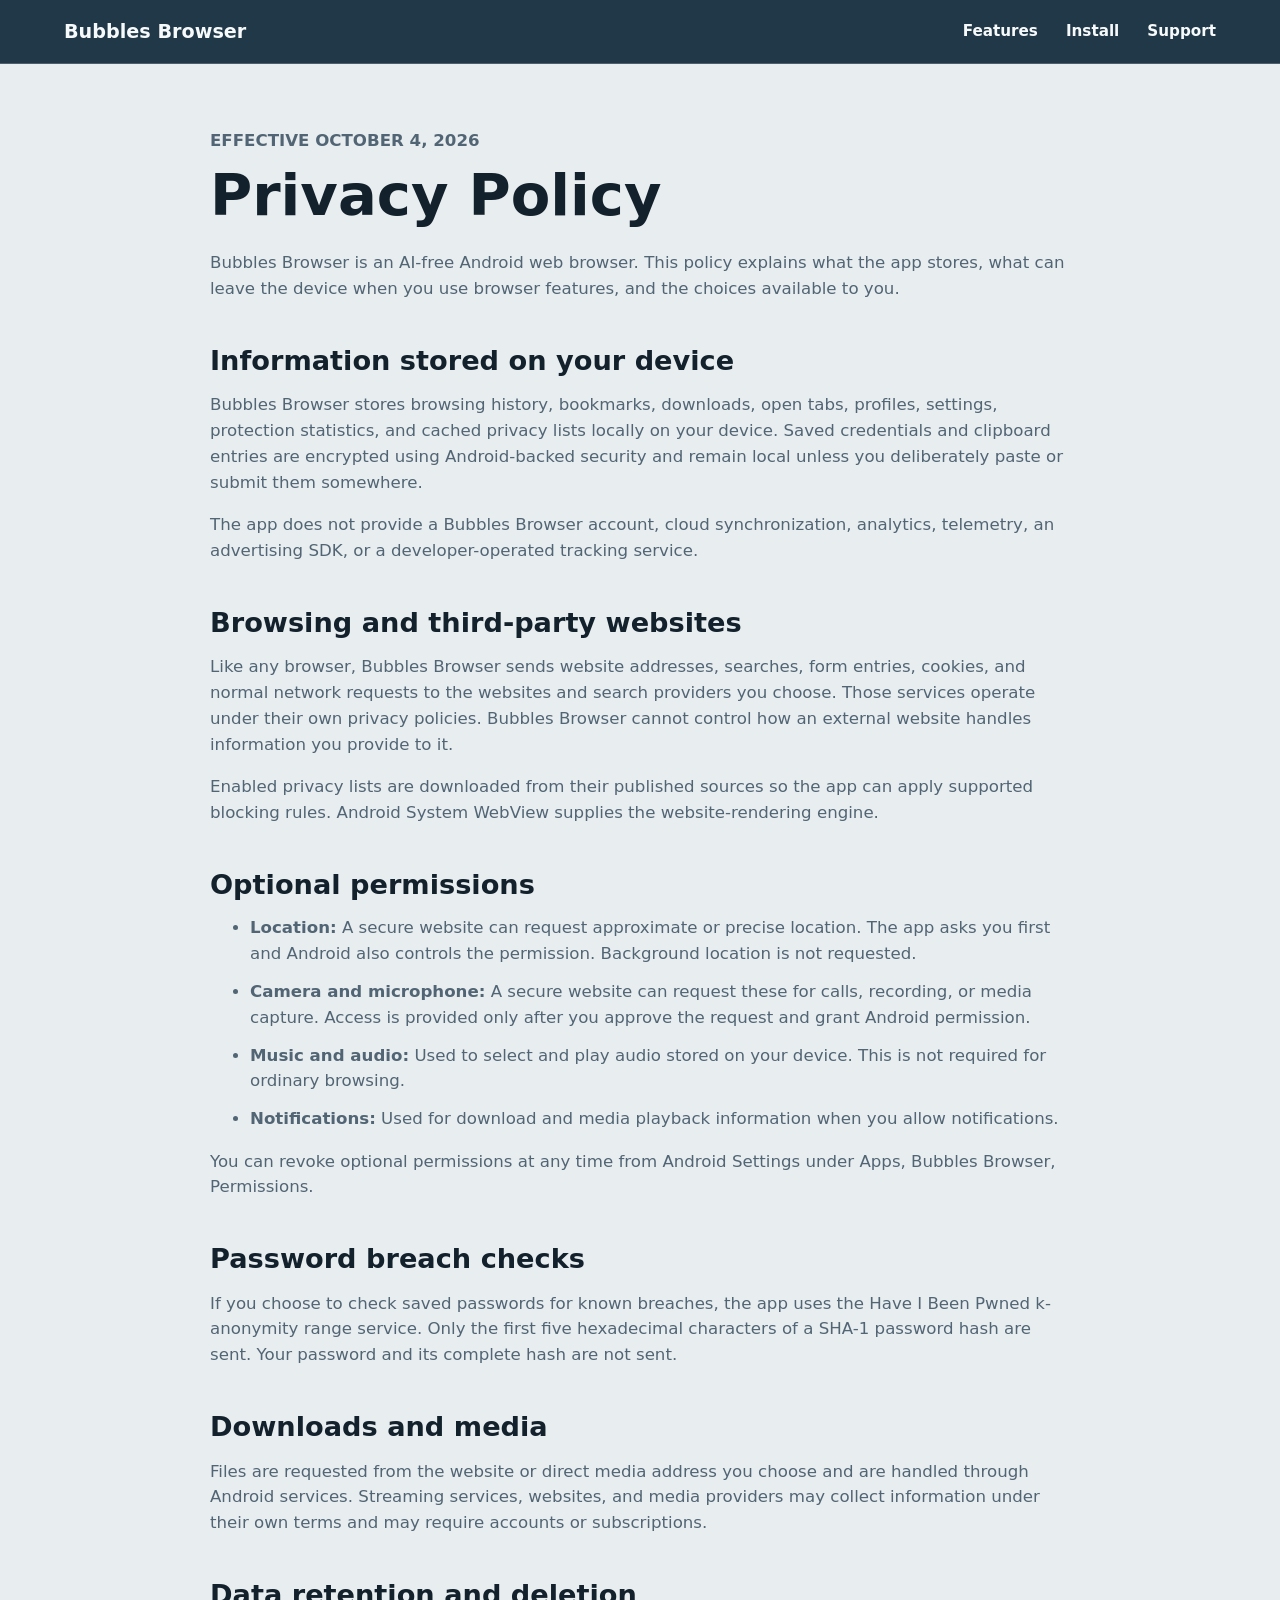
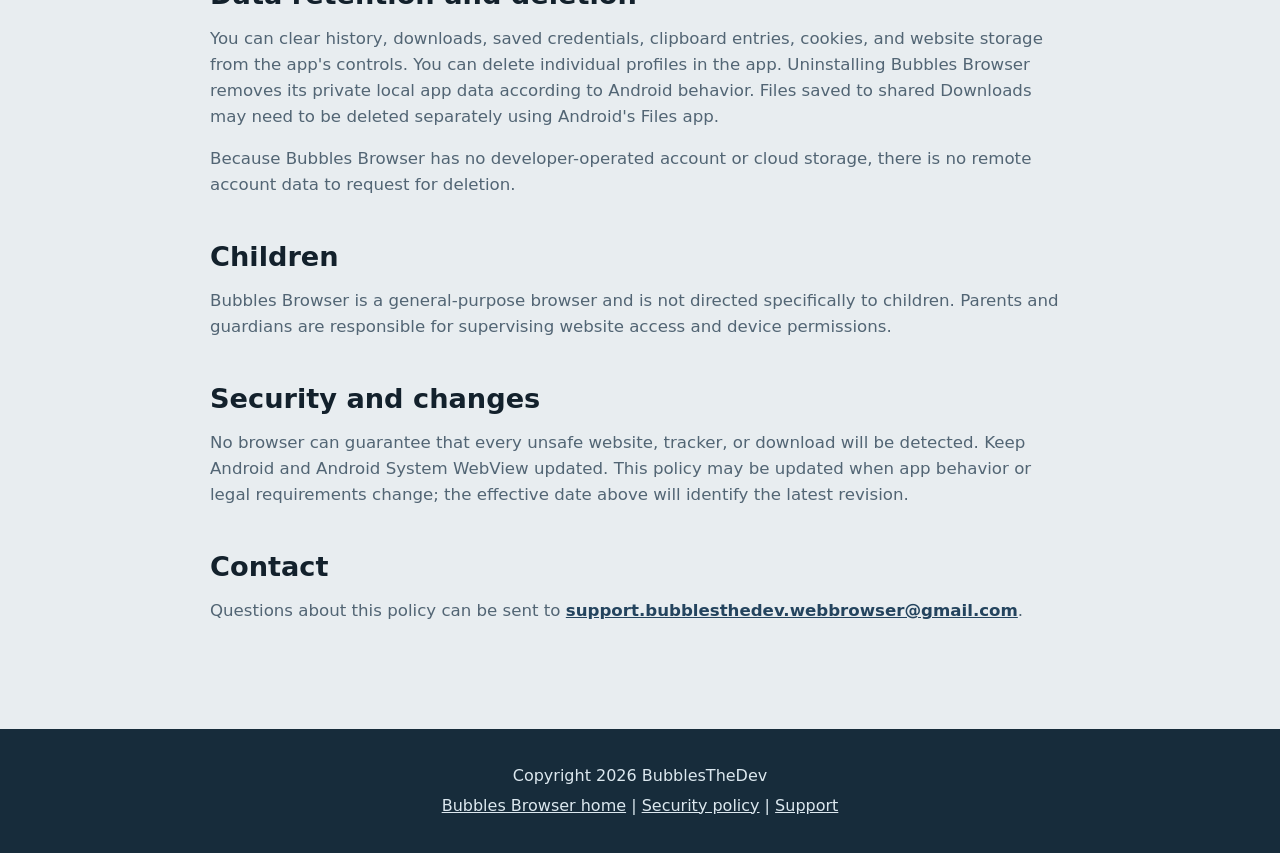
<file: privacy.html>
<!doctype html>
<html lang="en">
<head>
  <meta charset="utf-8">
  <meta name="viewport" content="width=device-width, initial-scale=1">
  <meta name="theme-color" content="#304d66">
  <meta name="description" content="Privacy policy for the Bubbles Browser Android application.">
  <title>Privacy Policy - Bubbles Browser</title>
  <link rel="stylesheet" href="site.css">
</head>
<body class="policy-page">
  <header class="site-header">
    <a class="brand" href="index.html">Bubbles Browser</a>
    <nav aria-label="Main navigation">
      <a href="index.html#features">Features</a>
      <a href="index.html#install">Install</a>
      <a href="index.html#support">Support</a>
    </nav>
  </header>

  <main class="policy-content">
    <p class="eyebrow">Effective October 4, 2026</p>
    <h1>Privacy Policy</h1>
    <p>Bubbles Browser is an AI-free Android web browser. This policy explains what the app stores, what can leave the device when you use browser features, and the choices available to you.</p>

    <h2>Information stored on your device</h2>
    <p>Bubbles Browser stores browsing history, bookmarks, downloads, open tabs, profiles, settings, protection statistics, and cached privacy lists locally on your device. Saved credentials and clipboard entries are encrypted using Android-backed security and remain local unless you deliberately paste or submit them somewhere.</p>
    <p>The app does not provide a Bubbles Browser account, cloud synchronization, analytics, telemetry, an advertising SDK, or a developer-operated tracking service.</p>

    <h2>Browsing and third-party websites</h2>
    <p>Like any browser, Bubbles Browser sends website addresses, searches, form entries, cookies, and normal network requests to the websites and search providers you choose. Those services operate under their own privacy policies. Bubbles Browser cannot control how an external website handles information you provide to it.</p>
    <p>Enabled privacy lists are downloaded from their published sources so the app can apply supported blocking rules. Android System WebView supplies the website-rendering engine.</p>

    <h2>Optional permissions</h2>
    <ul>
      <li><strong>Location:</strong> A secure website can request approximate or precise location. The app asks you first and Android also controls the permission. Background location is not requested.</li>
      <li><strong>Camera and microphone:</strong> A secure website can request these for calls, recording, or media capture. Access is provided only after you approve the request and grant Android permission.</li>
      <li><strong>Music and audio:</strong> Used to select and play audio stored on your device. This is not required for ordinary browsing.</li>
      <li><strong>Notifications:</strong> Used for download and media playback information when you allow notifications.</li>
    </ul>
    <p>You can revoke optional permissions at any time from Android Settings under Apps, Bubbles Browser, Permissions.</p>

    <h2>Password breach checks</h2>
    <p>If you choose to check saved passwords for known breaches, the app uses the Have I Been Pwned k-anonymity range service. Only the first five hexadecimal characters of a SHA-1 password hash are sent. Your password and its complete hash are not sent.</p>

    <h2>Downloads and media</h2>
    <p>Files are requested from the website or direct media address you choose and are handled through Android services. Streaming services, websites, and media providers may collect information under their own terms and may require accounts or subscriptions.</p>

    <h2>Data retention and deletion</h2>
    <p>You can clear history, downloads, saved credentials, clipboard entries, cookies, and website storage from the app's controls. You can delete individual profiles in the app. Uninstalling Bubbles Browser removes its private local app data according to Android behavior. Files saved to shared Downloads may need to be deleted separately using Android's Files app.</p>
    <p>Because Bubbles Browser has no developer-operated account or cloud storage, there is no remote account data to request for deletion.</p>

    <h2>Children</h2>
    <p>Bubbles Browser is a general-purpose browser and is not directed specifically to children. Parents and guardians are responsible for supervising website access and device permissions.</p>

    <h2>Security and changes</h2>
    <p>No browser can guarantee that every unsafe website, tracker, or download will be detected. Keep Android and Android System WebView updated. This policy may be updated when app behavior or legal requirements change; the effective date above will identify the latest revision.</p>

    <h2>Contact</h2>
    <p>Questions about this policy can be sent to <a href="mailto:support.bubblesthedev.webbrowser@gmail.com">support.bubblesthedev.webbrowser@gmail.com</a>.</p>
  </main>

  <footer>
    <p>Copyright 2026 BubblesTheDev</p>
    <p><a href="index.html">Bubbles Browser home</a> | <a href="SECURITY.md">Security policy</a> | <a href="mailto:support.bubblesthedev.webbrowser@gmail.com">Support</a></p>
  </footer>
</body>
</html>
</file>
<file: site.css>
:root {
  color-scheme: light;
  --ink: #13212c;
  --muted: #526574;
  --navy: #24445e;
  --blue: #397aa5;
  --blue-soft: #b7d4e8;
  --gray: #d4dce2;
  --paper: #e8edf0;
  --line: #aebbc4;
  --white: #f7fafb;
}

* { box-sizing: border-box; }
html { scroll-behavior: smooth; }
body {
  margin: 0;
  overflow-x: hidden;
  color: var(--ink);
  background: linear-gradient(145deg, var(--gray), var(--blue-soft) 48%, var(--paper));
  font-family: "Trebuchet MS", "Arial Rounded MT Bold", system-ui, sans-serif;
  line-height: 1.55;
}
a { color: inherit; }
img { display: block; max-width: 100%; }
.site-header {
  position: sticky;
  top: 0;
  z-index: 10;
  min-height: 64px;
  padding: 12px clamp(18px, 5vw, 72px);
  display: flex;
  align-items: center;
  justify-content: space-between;
  gap: 24px;
  color: var(--white);
  background: rgba(25, 48, 65, .96);
  border-bottom: 1px solid rgba(255, 255, 255, .2);
}
.brand { font-size: 1.2rem; font-weight: 800; text-decoration: none; }
nav { display: flex; gap: clamp(12px, 3vw, 28px); }
nav a { font-size: .95rem; font-weight: 700; text-decoration: none; }
.hero {
  position: relative;
  min-height: min(820px, calc(100vh - 64px));
  overflow: hidden;
  color: var(--white);
  background: #20384a;
}
.hero > img { position: absolute; inset: 0; width: 100%; height: 100%; object-fit: cover; object-position: center 12%; filter: saturate(.8); }
.hero-shade { position: absolute; inset: 0; background: rgba(18, 35, 48, .73); }
.hero-content { position: relative; width: min(760px, calc(100% - 36px)); padding: clamp(92px, 17vh, 170px) 0 72px; margin: 0 auto; overflow-wrap: anywhere; text-align: center; }
.version, .eyebrow { margin: 0 0 12px; color: #d9edf9; font-weight: 800; text-transform: uppercase; font-size: .84rem; }
h1 { margin: 0; font-size: 5rem; line-height: .98; }
.hero-content > p:not(.version):not(.hero-note) { max-width: 680px; margin: 24px auto; font-size: 1.3rem; }
.hero-actions { display: flex; justify-content: center; flex-wrap: wrap; gap: 12px; margin-top: 30px; }
.button { min-height: 52px; padding: 13px 22px; display: inline-flex; align-items: center; justify-content: center; border: 2px solid transparent; border-radius: 7px; font-weight: 800; text-decoration: none; }
.button.primary { color: #fff; background: var(--blue); border-color: #8bc5e8; }
.button.secondary { color: #fff; background: rgba(19, 33, 44, .72); border-color: rgba(255, 255, 255, .65); }
.button:focus-visible, a:focus-visible { outline: 4px solid #ffd56a; outline-offset: 3px; }
.hero-note { margin-top: 18px; font-size: .9rem; color: #dce9f1; }
section:not(.hero) { padding: clamp(54px, 8vw, 92px) clamp(18px, 6vw, 88px); }
.section-heading { max-width: 760px; margin-bottom: 30px; }
.section-heading .eyebrow, .privacy .eyebrow { color: var(--blue); }
h2 { margin: 0 0 12px; font-size: 3rem; line-height: 1.1; }
h3 { margin: 8px 0; }
.intro, .install, .support { background: rgba(247, 250, 251, .68); }
.feature-grid { display: grid; grid-template-columns: repeat(3, minmax(0, 1fr)); gap: 14px; }
.feature-grid article { padding: 22px; background: rgba(247, 250, 251, .85); border: 1px solid var(--line); border-radius: 6px; }
.feature-grid span { font-size: 1.7rem; }
.feature-grid p { margin: 0; color: var(--muted); }
.screens { background: rgba(38, 73, 98, .93); color: var(--white); }
.screens .eyebrow { color: #bfe4f8; }
.screen-strip { display: grid; grid-template-columns: repeat(4, minmax(0, 1fr)); gap: 14px; }
figure { margin: 0; overflow: hidden; background: #122431; border: 1px solid rgba(255, 255, 255, .35); border-radius: 6px; }
figure img { width: 100%; aspect-ratio: 9 / 16; object-fit: cover; object-position: top; }
figcaption { padding: 10px 12px; font-weight: 800; }
.text-link { display: inline-block; margin-top: 24px; color: #d4efff; font-weight: 800; }
.steps { max-width: 900px; padding: 0; list-style: none; counter-reset: steps; }
.steps li { position: relative; min-height: 56px; padding: 9px 0 18px 64px; border-bottom: 1px solid var(--line); counter-increment: steps; }
.steps li::before { content: counter(steps); position: absolute; left: 0; top: 4px; width: 42px; height: 42px; display: grid; place-items: center; color: #fff; background: var(--navy); border-radius: 50%; font-weight: 900; }
.notice { max-width: 900px; margin: 28px 0; padding: 20px; border-left: 6px solid var(--blue); background: #d8e5ed; }
.notice code { display: block; padding: 12px; overflow-wrap: anywhere; background: #263c4b; color: #fff; border-radius: 4px; }
.copy-button { margin-top: 12px; min-height: 44px; padding: 9px 14px; color: #fff; background: var(--navy); border: 1px solid var(--navy); border-radius: 5px; font: inherit; font-weight: 800; cursor: pointer; }
.copy-status { display: inline-block; min-height: 24px; margin-left: 10px; color: var(--navy); font-weight: 800; }
.standalone { width: min(100%, 460px); }
.privacy { display: grid; grid-template-columns: .8fr 1fr 1fr; gap: 28px; align-items: start; background: #c7d8e3; }
.privacy p { margin-top: 0; }
.support-links { display: flex; flex-wrap: wrap; gap: 10px; }
.support-links a { padding: 11px 14px; border: 1px solid var(--navy); border-radius: 5px; font-weight: 800; text-decoration: none; background: rgba(255, 255, 255, .5); }
.support > p { max-width: 880px; margin-top: 28px; }
footer { padding: 30px 18px; text-align: center; color: #dce8ef; background: #172c3b; }
footer p { margin: 5px; }
.error-page { min-height: 100vh; padding: 15vh 20px; text-align: center; background: #d7e3ea; }
.error-page h1 { font-size: 3rem; }
.error-page p { max-width: 620px; margin: 20px auto; }
.gallery-page { min-height: 100vh; background: var(--paper); }
.gallery-intro { max-width: 820px; margin: 0 auto; text-align: center; }
.gallery-intro h1 { font-size: 4rem; }
.gallery-intro p { color: var(--muted); font-size: 1.08rem; }
.gallery-actions { display: flex; justify-content: center; flex-wrap: wrap; gap: 12px; margin-top: 24px; }
.gallery-section { max-width: 1240px; margin: 0 auto; }
.gallery-section h2 { font-size: 2rem; }
.gallery-grid { display: grid; grid-template-columns: repeat(4, minmax(0, 1fr)); gap: 18px; }
.gallery-grid figure { background: var(--white); border-color: var(--line); color: var(--ink); box-shadow: 0 8px 24px rgba(19, 33, 44, .1); }
.gallery-grid figure img { aspect-ratio: 9 / 16; object-fit: cover; object-position: top; }
.gallery-grid figcaption { color: var(--ink); text-align: center; }
.policy-page { background: var(--paper); }
.policy-content { width: min(860px, calc(100% - 36px)); margin: 0 auto; padding: 64px 0 88px; }
.policy-content h1 { margin: 0 0 24px; font-size: 3.6rem; line-height: 1.05; }
.policy-content h2 { margin-top: 44px; font-size: 1.7rem; }
.policy-content p, .policy-content li { color: var(--muted); font-size: 1.04rem; }
.policy-content li { margin-bottom: 12px; }
.policy-content a { color: var(--navy); font-weight: 800; }

@media (max-width: 820px) {
  h1 { font-size: 3.4rem; }
  h2 { font-size: 2.4rem; }
  .feature-grid { grid-template-columns: repeat(2, minmax(0, 1fr)); }
  .screen-strip { grid-template-columns: repeat(2, minmax(0, 1fr)); }
  .privacy { grid-template-columns: 1fr; gap: 10px; }
  .gallery-grid { grid-template-columns: repeat(3, minmax(0, 1fr)); }
}

@media (max-width: 560px) {
  .site-header { align-items: flex-start; flex-direction: column; gap: 6px; }
  nav { width: 100%; justify-content: flex-start; flex-wrap: wrap; }
  .hero { min-height: calc(100vh - 92px); }
  .hero-content { padding-top: 88px; }
  h1 { font-size: 2.35rem; }
  h2 { font-size: 2rem; }
  .hero-content > p:not(.version):not(.hero-note) { font-size: 1rem; }
  .hero-actions, .hero-actions .button { width: 100%; }
  .feature-grid { grid-template-columns: 1fr; }
  .screen-strip { grid-template-columns: repeat(2, minmax(0, 1fr)); }
  .gallery-intro h1 { max-width: 100%; overflow-wrap: anywhere; }
  .gallery-intro p { overflow-wrap: anywhere; }
  .gallery-intro, .gallery-section { width: min(100%, 390px); }
  .gallery-intro h1 { font-size: 2.2rem; }
  .gallery-actions, .gallery-actions .button { width: 100%; }
  .gallery-grid { grid-template-columns: 1fr; }
  .policy-content h1 { font-size: 2.35rem; }
  section:not(.hero) { padding-left: 18px; padding-right: 18px; }
}

@media (prefers-reduced-motion: reduce) { html { scroll-behavior: auto; } }
</file>
<file: docs/site.css>
:root {
  color-scheme: light;
  --ink: #13212c;
  --muted: #526574;
  --navy: #24445e;
  --blue: #397aa5;
  --blue-soft: #b7d4e8;
  --gray: #d4dce2;
  --paper: #e8edf0;
  --line: #aebbc4;
  --white: #f7fafb;
}

* { box-sizing: border-box; }
html { scroll-behavior: smooth; }
body {
  margin: 0;
  overflow-x: hidden;
  color: var(--ink);
  background: linear-gradient(145deg, var(--gray), var(--blue-soft) 48%, var(--paper));
  font-family: "Trebuchet MS", "Arial Rounded MT Bold", system-ui, sans-serif;
  line-height: 1.55;
}
a { color: inherit; }
img { display: block; max-width: 100%; }
.site-header {
  position: sticky;
  top: 0;
  z-index: 10;
  min-height: 64px;
  padding: 12px clamp(18px, 5vw, 72px);
  display: flex;
  align-items: center;
  justify-content: space-between;
  gap: 24px;
  color: var(--white);
  background: rgba(25, 48, 65, .96);
  border-bottom: 1px solid rgba(255, 255, 255, .2);
}
.brand { font-size: 1.2rem; font-weight: 800; text-decoration: none; }
nav { display: flex; gap: clamp(12px, 3vw, 28px); }
nav a { font-size: .95rem; font-weight: 700; text-decoration: none; }
.hero {
  position: relative;
  min-height: min(820px, calc(100vh - 64px));
  overflow: hidden;
  color: var(--white);
  background: #20384a;
}
.hero > img { position: absolute; inset: 0; width: 100%; height: 100%; object-fit: cover; object-position: center 12%; filter: saturate(.8); }
.hero-shade { position: absolute; inset: 0; background: rgba(18, 35, 48, .73); }
.hero-content { position: relative; width: min(760px, calc(100% - 36px)); padding: clamp(92px, 17vh, 170px) 0 72px; margin: 0 auto; overflow-wrap: anywhere; text-align: center; }
.version, .eyebrow { margin: 0 0 12px; color: #d9edf9; font-weight: 800; text-transform: uppercase; font-size: .84rem; }
h1 { margin: 0; font-size: 5rem; line-height: .98; }
.hero-content > p:not(.version):not(.hero-note) { max-width: 680px; margin: 24px auto; font-size: 1.3rem; }
.hero-actions { display: flex; justify-content: center; flex-wrap: wrap; gap: 12px; margin-top: 30px; }
.button { min-height: 52px; padding: 13px 22px; display: inline-flex; align-items: center; justify-content: center; border: 2px solid transparent; border-radius: 7px; font-weight: 800; text-decoration: none; }
.button.primary { color: #fff; background: var(--blue); border-color: #8bc5e8; }
.button.secondary { color: #fff; background: rgba(19, 33, 44, .72); border-color: rgba(255, 255, 255, .65); }
.button:focus-visible, a:focus-visible { outline: 4px solid #ffd56a; outline-offset: 3px; }
.hero-note { margin-top: 18px; font-size: .9rem; color: #dce9f1; }
section:not(.hero) { padding: clamp(54px, 8vw, 92px) clamp(18px, 6vw, 88px); }
.section-heading { max-width: 760px; margin-bottom: 30px; }
.section-heading .eyebrow, .privacy .eyebrow { color: var(--blue); }
h2 { margin: 0 0 12px; font-size: 3rem; line-height: 1.1; }
h3 { margin: 8px 0; }
.intro, .install, .support { background: rgba(247, 250, 251, .68); }
.feature-grid { display: grid; grid-template-columns: repeat(3, minmax(0, 1fr)); gap: 14px; }
.feature-grid article { padding: 22px; background: rgba(247, 250, 251, .85); border: 1px solid var(--line); border-radius: 6px; }
.feature-grid span { font-size: 1.7rem; }
.feature-grid p { margin: 0; color: var(--muted); }
.screens { background: rgba(38, 73, 98, .93); color: var(--white); }
.screens .eyebrow { color: #bfe4f8; }
.screen-strip { display: grid; grid-template-columns: repeat(4, minmax(0, 1fr)); gap: 14px; }
figure { margin: 0; overflow: hidden; background: #122431; border: 1px solid rgba(255, 255, 255, .35); border-radius: 6px; }
figure img { width: 100%; aspect-ratio: 9 / 16; object-fit: cover; object-position: top; }
figcaption { padding: 10px 12px; font-weight: 800; }
.text-link { display: inline-block; margin-top: 24px; color: #d4efff; font-weight: 800; }
.steps { max-width: 900px; padding: 0; list-style: none; counter-reset: steps; }
.steps li { position: relative; min-height: 56px; padding: 9px 0 18px 64px; border-bottom: 1px solid var(--line); counter-increment: steps; }
.steps li::before { content: counter(steps); position: absolute; left: 0; top: 4px; width: 42px; height: 42px; display: grid; place-items: center; color: #fff; background: var(--navy); border-radius: 50%; font-weight: 900; }
.notice { max-width: 900px; margin: 28px 0; padding: 20px; border-left: 6px solid var(--blue); background: #d8e5ed; }
.notice code { display: block; padding: 12px; overflow-wrap: anywhere; background: #263c4b; color: #fff; border-radius: 4px; }
.standalone { width: min(100%, 460px); }
.privacy { display: grid; grid-template-columns: .8fr 1fr 1fr; gap: 28px; align-items: start; background: #c7d8e3; }
.privacy p { margin-top: 0; }
.support-links { display: flex; flex-wrap: wrap; gap: 10px; }
.support-links a { padding: 11px 14px; border: 1px solid var(--navy); border-radius: 5px; font-weight: 800; text-decoration: none; background: rgba(255, 255, 255, .5); }
.support > p { max-width: 880px; margin-top: 28px; }
footer { padding: 30px 18px; text-align: center; color: #dce8ef; background: #172c3b; }
footer p { margin: 5px; }

@media (max-width: 820px) {
  h1 { font-size: 3.4rem; }
  h2 { font-size: 2.4rem; }
  .feature-grid { grid-template-columns: repeat(2, minmax(0, 1fr)); }
  .screen-strip { grid-template-columns: repeat(2, minmax(0, 1fr)); }
  .privacy { grid-template-columns: 1fr; gap: 10px; }
}

@media (max-width: 560px) {
  .site-header { align-items: flex-start; flex-direction: column; gap: 6px; }
  nav { width: 100%; justify-content: space-between; }
  .hero { min-height: calc(100vh - 92px); }
  .hero-content { padding-top: 88px; }
  h1 { font-size: 2.35rem; }
  h2 { font-size: 2rem; }
  .hero-content > p:not(.version):not(.hero-note) { font-size: 1rem; }
  .hero-actions, .hero-actions .button { width: 100%; }
  .feature-grid { grid-template-columns: 1fr; }
  .screen-strip { grid-template-columns: repeat(2, minmax(0, 1fr)); }
  section:not(.hero) { padding-left: 18px; padding-right: 18px; }
}

@media (prefers-reduced-motion: reduce) { html { scroll-behavior: auto; } }
</file>
